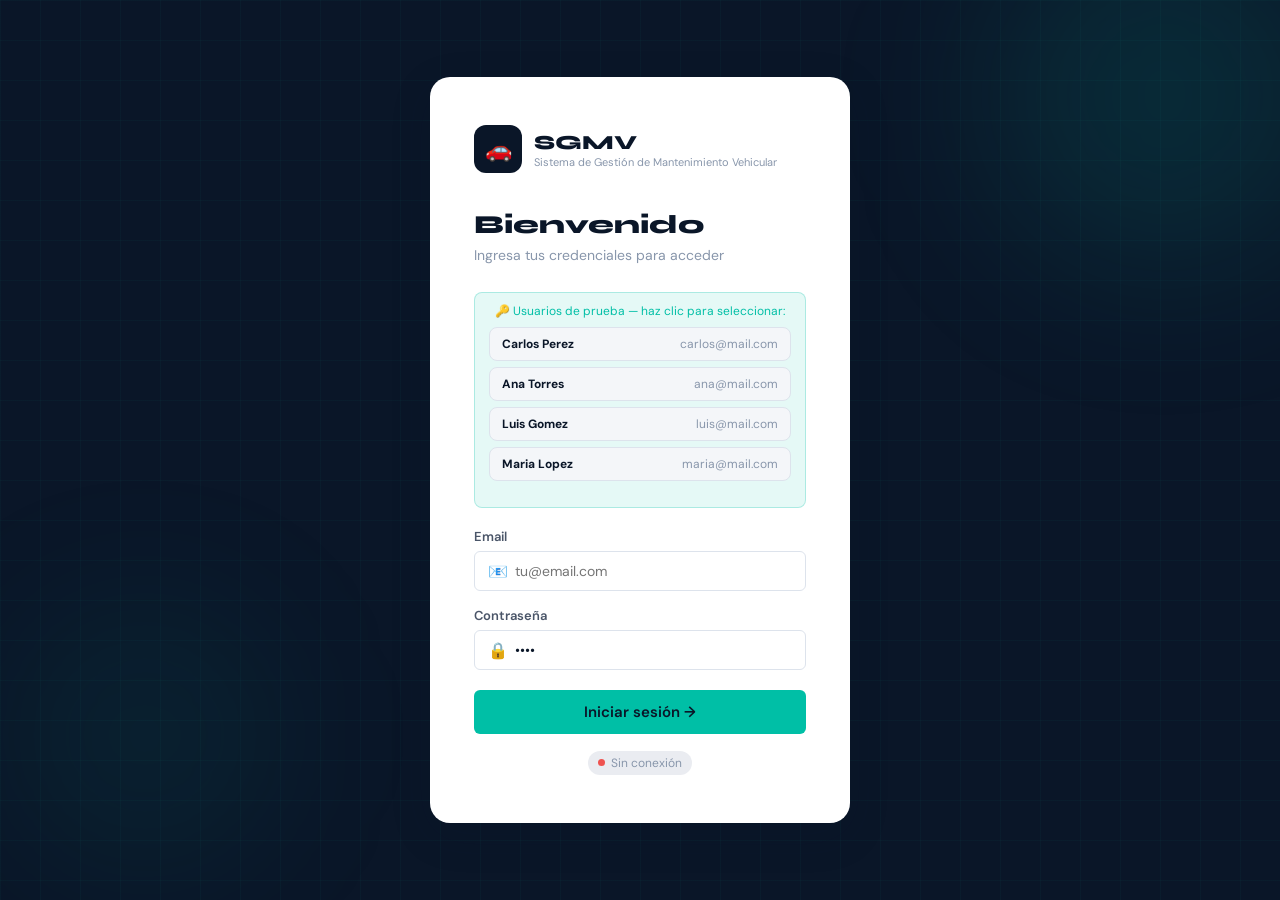
<file: sgmv/frontend/index.html>
<!DOCTYPE html>
<html lang="es">
<head>
  <meta charset="UTF-8">
  <meta name="viewport" content="width=device-width, initial-scale=1.0">
  <title>SGMV — Iniciar Sesión</title>
  <link rel="stylesheet" href="css/styles.css">
  <style>
    body{display:block}
    .login-page{display:flex}
    .orb{position:absolute;border-radius:50%;filter:blur(80px);pointer-events:none}
    .orb-1{width:350px;height:350px;background:rgba(0,191,166,.12);top:-80px;right:-60px}
    .orb-2{width:250px;height:250px;background:rgba(0,191,166,.08);bottom:40px;left:20px}
    .user-list{display:flex;flex-direction:column;gap:6px;margin-bottom:16px}
    .user-chip{background:var(--surface);border:1px solid var(--border);border-radius:8px;padding:8px 12px;font-size:12px;cursor:pointer;transition:.15s;display:flex;justify-content:space-between}
    .user-chip:hover{background:rgba(0,191,166,.08);border-color:var(--teal)}
    .user-chip strong{color:var(--text-1)}
    .user-chip span{color:var(--text-3)}
  </style>
</head>
<body>
<div class="login-page">
  <div class="login-bg-grid"></div>
  <div class="orb orb-1"></div>
  <div class="orb orb-2"></div>

  <div class="login-card">
    <div class="login-logo">
      <div class="login-logo-icon">🚗</div>
      <div>
        <div class="login-logo-text">SGMV</div>
        <div class="login-logo-sub">Sistema de Gestión de Mantenimiento Vehicular</div>
      </div>
    </div>

    <h1 class="login-title">Bienvenido</h1>
    <p class="login-sub">Ingresa tus credenciales para acceder</p>

    <div class="demo-hint">
      🔑 Usuarios de prueba — haz clic para seleccionar:
      <div class="user-list" style="margin-top:8px;" id="user-list">
        <div class="user-chip" onclick="fillUser('carlos@mail.com')"><strong>Carlos Perez</strong><span>carlos@mail.com</span></div>
        <div class="user-chip" onclick="fillUser('ana@mail.com')"><strong>Ana Torres</strong><span>ana@mail.com</span></div>
        <div class="user-chip" onclick="fillUser('luis@mail.com')"><strong>Luis Gomez</strong><span>luis@mail.com</span></div>
        <div class="user-chip" onclick="fillUser('maria@mail.com')"><strong>Maria Lopez</strong><span>maria@mail.com</span></div>
      </div>
    </div>

    <form class="login-form" onsubmit="handleLogin(event)">
      <div class="form-group">
        <label class="form-label">Email</label>
        <div class="input-wrap">
          <span class="input-icon">📧</span>
          <input type="email" class="form-control with-icon" id="email" placeholder="tu@email.com" required>
        </div>
      </div>
      <div class="form-group">
        <label class="form-label">Contraseña</label>
        <div class="input-wrap">
          <span class="input-icon">🔒</span>
          <input type="password" class="form-control with-icon" id="password" placeholder="••••••••" value="1234" required>
        </div>
      </div>
      <div id="error-msg" style="display:none;background:rgba(239,83,80,.1);border-radius:6px;padding:10px 14px;font-size:13px;color:var(--red);"></div>
      <button type="submit" class="btn btn-primary btn-lg w-full" id="btn-login" style="justify-content:center;margin-top:4px;">
        Iniciar sesión →
      </button>
    </form>

    <div style="margin-top:16px;text-align:center;">
      <span class="api-status">
        <span class="api-dot" id="api-status-dot"></span>
        <span id="api-status-label">Verificando BD...</span>
      </span>
    </div>
  </div>
</div>

<script src="js/api.js"></script>
<script>
// Redirect if already logged in
if (Session.get()) window.location.href = 'dashboard.html';

checkApiStatus();

function fillUser(email) {
  document.getElementById('email').value = email;
  document.getElementById('password').value = '1234';
}

async function handleLogin(e) {
  e.preventDefault();
  const btn = document.getElementById('btn-login');
  const err = document.getElementById('error-msg');
  btn.textContent = 'Verificando...';
  btn.disabled = true;
  err.style.display = 'none';
  try {
    const res = await API.login({
      email:    document.getElementById('email').value,
      password: document.getElementById('password').value,
    });
    if (res.ok) {
      Session.set(res.usuario);
      window.location.href = 'dashboard.html';
    }
  } catch (ex) {
    err.style.display = 'block';
    err.textContent = '❌ ' + (ex.message || 'Credenciales incorrectas');
    btn.textContent = 'Iniciar sesión →';
    btn.disabled = false;
  }
}
</script>
</body>
</html>
</file>
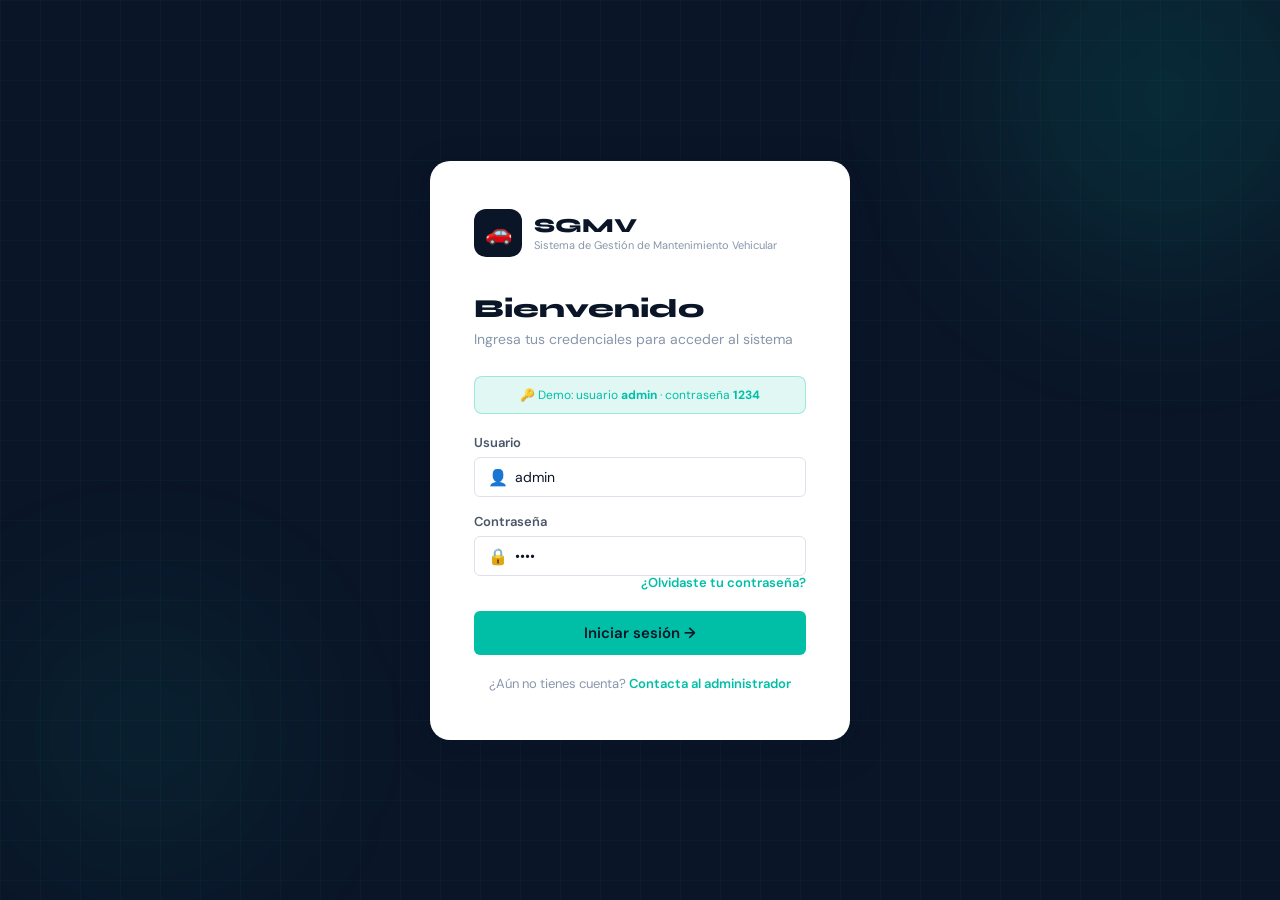
<file: sgmv/login.html>
<!DOCTYPE html>
<html lang="es">
<head>
  <meta charset="UTF-8">
  <meta name="viewport" content="width=device-width, initial-scale=1.0">
  <title>SGMV — Iniciar Sesión</title>
  <link rel="stylesheet" href="css/styles.css">
  <style>
    body { display: block; }
    .login-page { display: flex; }
    .orb { position: absolute; border-radius: 50%; filter: blur(80px); pointer-events: none; }
    .orb-1 { width: 350px; height: 350px; background: rgba(0,191,166,.12); top: -80px; right: -60px; }
    .orb-2 { width: 250px; height: 250px; background: rgba(0,191,166,.08); bottom: 40px; left: 20px; }
    .demo-hint { background: rgba(0,191,166,.12); border: 1px solid rgba(0,191,166,.3); border-radius: 8px; padding: 10px 14px; font-size: 12px; color: var(--teal); margin-bottom: 20px; text-align: center; }
  </style>
</head>
<body>
<div class="login-page">
  <div class="login-bg-grid"></div>
  <div class="orb orb-1"></div>
  <div class="orb orb-2"></div>

  <div class="login-card">
    <div class="login-logo">
      <div class="login-logo-icon">🚗</div>
      <div>
        <div class="login-logo-text">SGMV</div>
        <div class="login-logo-sub">Sistema de Gestión de Mantenimiento Vehicular</div>
      </div>
    </div>

    <h1 class="login-title">Bienvenido</h1>
    <p class="login-sub">Ingresa tus credenciales para acceder al sistema</p>

    <div class="demo-hint">🔑 Demo: usuario <strong>admin</strong> · contraseña <strong>1234</strong></div>

    <form class="login-form" onsubmit="handleLogin(event)">
      <div class="form-group">
        <label class="form-label">Usuario</label>
        <div class="input-wrap">
          <span class="input-icon">👤</span>
          <input type="text" class="form-control with-icon" id="username" placeholder="Tu nombre de usuario" value="admin">
        </div>
      </div>

      <div class="form-group">
        <label class="form-label">Contraseña</label>
        <div class="input-wrap">
          <span class="input-icon">🔒</span>
          <input type="password" class="form-control with-icon" id="password" placeholder="••••••••" value="1234">
        </div>
        <a href="#" class="forgot">¿Olvidaste tu contraseña?</a>
      </div>

      <div id="error-msg" style="display:none;background:rgba(239,83,80,.1);border-radius:6px;padding:10px 14px;font-size:13px;color:var(--red);"></div>

      <button type="submit" class="btn btn-primary btn-lg w-full" style="justify-content:center;margin-top:4px;">
        Iniciar sesión →
      </button>
    </form>

    <div class="login-footer">¿Aún no tienes cuenta? <a href="#" style="color:var(--teal);font-weight:600;">Contacta al administrador</a></div>
  </div>
</div>

<script>
function handleLogin(e) {
  e.preventDefault();
  const u = document.getElementById('username').value;
  const p = document.getElementById('password').value;
  const err = document.getElementById('error-msg');
  if (u === 'admin' && p === '1234') {
    window.location.href = 'pages/dashboard.html';
  } else {
    err.style.display = 'block';
    err.textContent = '❌ Credenciales incorrectas. Usa admin / 1234 para el demo.';
  }
}
</script>
</body>
</html>
</file>
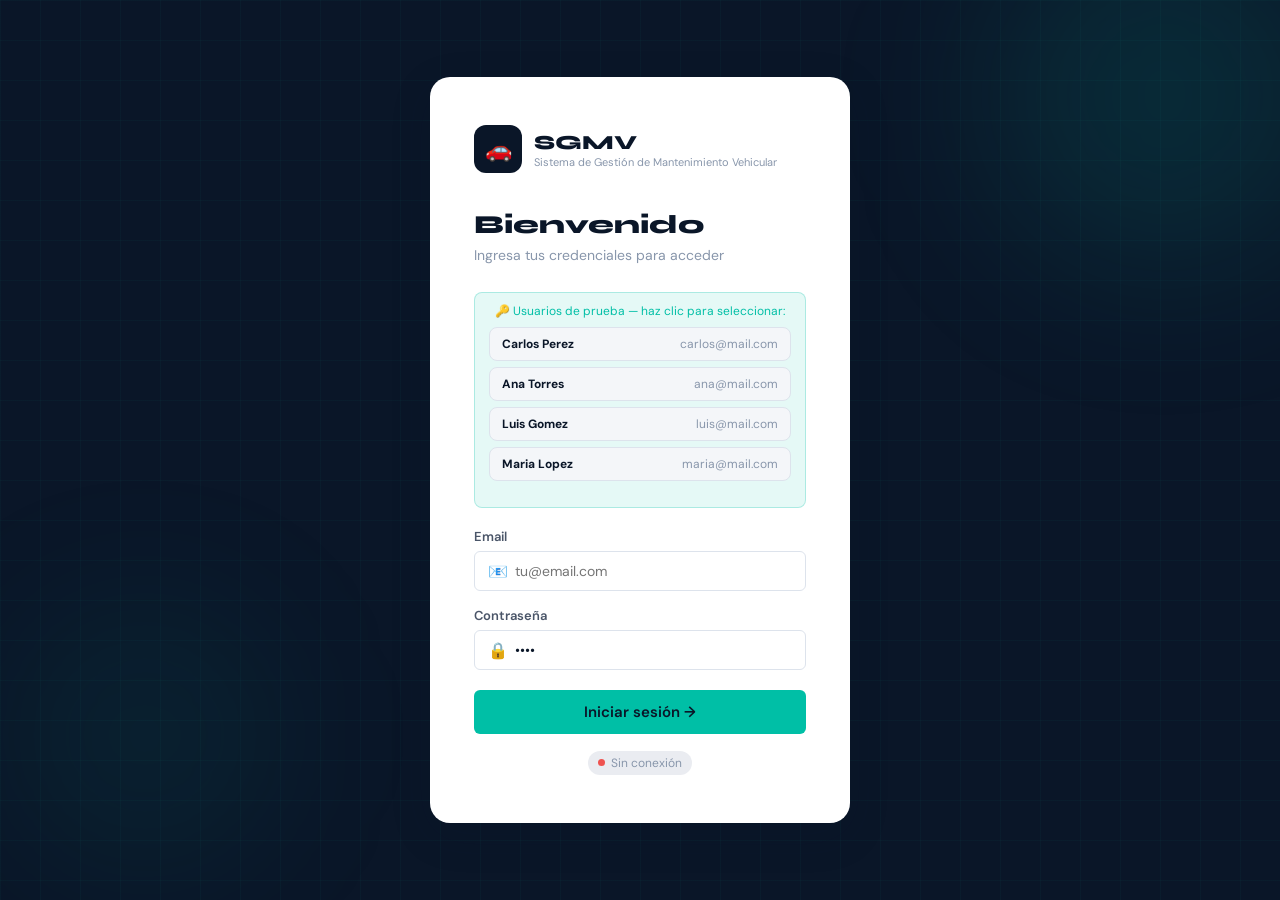
<file: sgmv/frontend/alertas.html>
<!DOCTYPE html>
<html lang="es">
<head>
  <meta charset="UTF-8"><meta name="viewport" content="width=device-width, initial-scale=1.0">
  <title>SGMV — Alertas</title>
  <link rel="stylesheet" href="css/styles.css">
  <style>
    .alert-card{background:var(--white);border:1px solid var(--border);border-radius:var(--radius);padding:18px 20px;display:flex;align-items:flex-start;gap:14px;box-shadow:var(--shadow-sm);transition:.18s}
    .alert-card:hover{transform:translateY(-1px);box-shadow:var(--shadow)}
    .alert-card.rojo{border-left:4px solid var(--red)}
    .alert-card.amarillo{border-left:4px solid var(--amber)}
    .alert-card.verde,.alert-card.atendida{border-left:4px solid var(--green)}
    .filter-tabs{display:flex;gap:6px;margin-bottom:18px;flex-wrap:wrap}
    .tab{padding:7px 16px;border-radius:20px;font-size:13px;font-weight:600;cursor:pointer;border:1.5px solid var(--border);color:var(--text-2);background:var(--white);transition:.15s}
    .tab.active{background:var(--navy);color:var(--white);border-color:var(--navy)}
  </style>
</head>
<body>
<div id="nav-container"></div>
<div class="main">
  <div class="topbar">
    <div><span class="topbar-title">Alertas</span><span class="topbar-subtitle">— Sistema semáforo preventivo</span></div>
    <div class="topbar-actions">
      <span class="api-status"><span class="api-dot" id="api-status-dot"></span><span id="api-status-label">BD</span></span>
      <button class="btn btn-primary" onclick="openModal('modal-add')">+ Nueva alerta</button>
    </div>
  </div>

  <div class="content">
    <div class="stat-grid">
      <div class="stat-card" style="border-left:3px solid var(--red)"><div class="stat-icon red">🔴</div><div><div class="stat-value" id="s-rojo" style="color:var(--red)">—</div><div class="stat-label">Vencidas</div></div></div>
      <div class="stat-card" style="border-left:3px solid var(--amber)"><div class="stat-icon amber">🟡</div><div><div class="stat-value" id="s-amarillo" style="color:var(--amber)">—</div><div class="stat-label">Próximas</div></div></div>
      <div class="stat-card" style="border-left:3px solid var(--green)"><div class="stat-icon teal">🟢</div><div><div class="stat-value" id="s-verde" style="color:var(--green)">—</div><div class="stat-label">Al día</div></div></div>
      <div class="stat-card"><div class="stat-icon navy">✅</div><div><div class="stat-value" id="s-atendida">—</div><div class="stat-label">Atendidas</div></div></div>
    </div>

    <div class="filter-tabs">
      <button class="tab active" onclick="filtrar('todas',this)">Todas</button>
      <button class="tab" onclick="filtrar('pendiente',this)">🔴🟡 Pendientes</button>
      <button class="tab" onclick="filtrar('atendida',this)">✅ Atendidas</button>
    </div>

    <div id="alertas-container" style="display:flex;flex-direction:column;gap:12px">
      <div style="color:var(--text-3);font-size:13px">Cargando alertas...</div>
    </div>
  </div>
</div>

<!-- Modal AGREGAR alerta -->
<div class="modal-overlay" id="modal-add">
  <div class="modal">
    <div class="modal-header">
      <span class="modal-title">🔔 Nueva Alerta</span>
      <span class="modal-close" onclick="closeModal('modal-add')">✕</span>
    </div>
    <form id="form-add" onsubmit="submitAdd(event)">
      <div style="display:flex;flex-direction:column;gap:14px">
        <div class="form-group"><label class="form-label">Vehículo *</label><select class="form-control" id="a-vehiculo" required><option value="">— Selecciona —</option></select></div>
        <div class="form-group"><label class="form-label">Mensaje *</label><input class="form-control" id="a-mensaje" placeholder="Ej: Cambio de aceite próximo" required></div>
        <div class="form-group"><label class="form-label">Fecha límite *</label><input type="date" class="form-control" id="a-fecha" required></div>
        <div class="form-group"><label class="form-label">Estado</label>
          <select class="form-control" id="a-estado">
            <option value="pendiente">Pendiente</option>
            <option value="atendida">Atendida</option>
          </select>
        </div>
      </div>
      <div class="modal-footer">
        <button type="button" class="btn btn-ghost" onclick="closeModal('modal-add')">Cancelar</button>
        <button type="submit" class="btn btn-primary">Guardar en BD</button>
      </div>
    </form>
  </div>
</div>

<!-- Modal EDITAR alerta -->
<div class="modal-overlay" id="modal-edit">
  <div class="modal">
    <div class="modal-header">
      <span class="modal-title">✏️ Editar Alerta</span>
      <span class="modal-close" onclick="closeModal('modal-edit')">✕</span>
    </div>
    <form id="form-edit" onsubmit="submitEdit(event)">
      <input type="hidden" id="e-id">
      <div style="display:flex;flex-direction:column;gap:14px">
        <div class="form-group"><label class="form-label">Mensaje</label><input class="form-control" id="e-mensaje"></div>
        <div class="form-group"><label class="form-label">Fecha</label><input type="date" class="form-control" id="e-fecha"></div>
        <div class="form-group"><label class="form-label">Estado</label>
          <select class="form-control" id="e-estado">
            <option value="pendiente">Pendiente</option>
            <option value="atendida">Atendida</option>
          </select>
        </div>
      </div>
      <div class="modal-footer">
        <button type="button" class="btn btn-ghost" onclick="closeModal('modal-edit')">Cancelar</button>
        <button type="submit" class="btn btn-primary">Actualizar en BD</button>
      </div>
    </form>
  </div>
</div>

<script src="js/api.js"></script>
<script>
const user = Session.require(); if (!user) throw '';
NAV.render('alertas'); checkApiStatus();

let allAlertas = [];

async function load() {
  try {
    const [alertas, vehiculos] = await Promise.all([API.getAlertas(), API.getVehiculos()]);
    allAlertas = alertas.map(a => ({
      ...a,
      _semaforo: a.estado === 'atendida' ? 'atendida' : alertStatus(a.fecha)
    }));

    // Stats
    document.getElementById('s-rojo').textContent    = allAlertas.filter(a=>a._semaforo==='red').length;
    document.getElementById('s-amarillo').textContent= allAlertas.filter(a=>a._semaforo==='amber').length;
    document.getElementById('s-verde').textContent   = allAlertas.filter(a=>a._semaforo==='green').length;
    document.getElementById('s-atendida').textContent= allAlertas.filter(a=>a._semaforo==='atendida').length;

    // Populate vehiculo select
    const vOpts = vehiculos.map(v=>`<option value="${v.id_vehiculo}">${v.marca} ${v.modelo} (${v.placa})</option>`).join('');
    document.getElementById('a-vehiculo').innerHTML = '<option value="">— Selecciona —</option>' + vOpts;

    renderAlertas(allAlertas);
  } catch(e) { toast('Error: '+e.message,'error'); }
}

const semIcons = {red:'🚨', amber:'⚠️', green:'✅', atendida:'✅'};
const semLabels = {red:'Vencida', amber:'Próxima (≤15d)', green:'Al día', atendida:'Atendida'};
const semBadge  = {red:'red', amber:'amber', green:'green', atendida:'green'};
const cardClass = {red:'rojo', amber:'amarillo', green:'verde', atendida:'atendida'};

function renderAlertas(list) {
  document.getElementById('alertas-container').innerHTML = list.length
    ? list.map(a => `
      <div class="alert-card ${cardClass[a._semaforo]}">
        <span style="font-size:26px;flex-shrink:0">${semIcons[a._semaforo]}</span>
        <div style="flex:1">
          <div style="display:flex;align-items:center;gap:10px;margin-bottom:6px">
            <span style="font-weight:700;font-size:15px">${a.mensaje}</span>
            <span class="badge ${semBadge[a._semaforo]}">${semLabels[a._semaforo]}</span>
          </div>
          <div style="font-size:12px;color:var(--text-2);display:flex;flex-wrap:wrap;gap:12px">
            <span>🚗 ${a.marca} ${a.modelo} (${a.placa})</span>
            <span>📅 ${fmt.date(a.fecha)}</span>
            <span style="text-transform:capitalize">📌 ${a.estado}</span>
          </div>
        </div>
        <div style="display:flex;gap:6px;flex-shrink:0">
          ${a.estado==='pendiente' ? `<button class="btn btn-primary btn-sm" onclick="marcarAtendida(${a.id_alerta})">✓ Atender</button>` : ''}
          <button class="btn btn-ghost btn-sm" onclick='openEdit(${JSON.stringify(a)})'>✏️</button>
          <button class="btn btn-danger btn-sm" onclick="deleteAlerta(${a.id_alerta})">🗑</button>
        </div>
      </div>`).join('')
    : `<div class="empty-state"><div class="empty-icon">🔔</div><div class="empty-title">Sin alertas</div></div>`;
}

function filtrar(f, btn) {
  document.querySelectorAll('.tab').forEach(t=>t.classList.remove('active'));
  btn.classList.add('active');
  if (f === 'todas') renderAlertas(allAlertas);
  else if (f === 'pendiente') renderAlertas(allAlertas.filter(a=>a.estado==='pendiente'));
  else renderAlertas(allAlertas.filter(a=>a.estado==='atendida'));
}

async function submitAdd(e) {
  e.preventDefault();
  try {
    await API.createAlerta({
      id_vehiculo: parseInt(document.getElementById('a-vehiculo').value),
      mensaje:     document.getElementById('a-mensaje').value,
      fecha:       document.getElementById('a-fecha').value,
      estado:      document.getElementById('a-estado').value,
    });
    toast('Alerta creada en la BD ✓');
    closeModal('modal-add');
    document.getElementById('form-add').reset();
    load();
  } catch(ex) { toast(ex.message,'error'); }
}

function openEdit(a) {
  document.getElementById('e-id').value = a.id_alerta;
  document.getElementById('e-mensaje').value = a.mensaje;
  document.getElementById('e-fecha').value = a.fecha;
  document.getElementById('e-estado').value = a.estado;
  openModal('modal-edit');
}

async function submitEdit(e) {
  e.preventDefault();
  const id = document.getElementById('e-id').value;
  try {
    await API.updateAlerta(id, {
      mensaje: document.getElementById('e-mensaje').value,
      fecha:   document.getElementById('e-fecha').value,
      estado:  document.getElementById('e-estado').value,
    });
    toast('Alerta actualizada en la BD ✓');
    closeModal('modal-edit');
    load();
  } catch(ex) { toast(ex.message,'error'); }
}

async function marcarAtendida(id) {
  const a = allAlertas.find(x=>x.id_alerta===id);
  try {
    await API.updateAlerta(id, { estado:'atendida', mensaje:a.mensaje, fecha:a.fecha });
    toast('Alerta marcada como atendida en la BD ✓');
    load();
  } catch(ex) { toast(ex.message,'error'); }
}

async function deleteAlerta(id) {
  if (!confirm('¿Eliminar esta alerta de la BD?')) return;
  try {
    await API.deleteAlerta(id);
    toast('Alerta eliminada de la BD ✓');
    load();
  } catch(ex) { toast(ex.message,'error'); }
}

load();
</script>
</body>
</html>
</file>
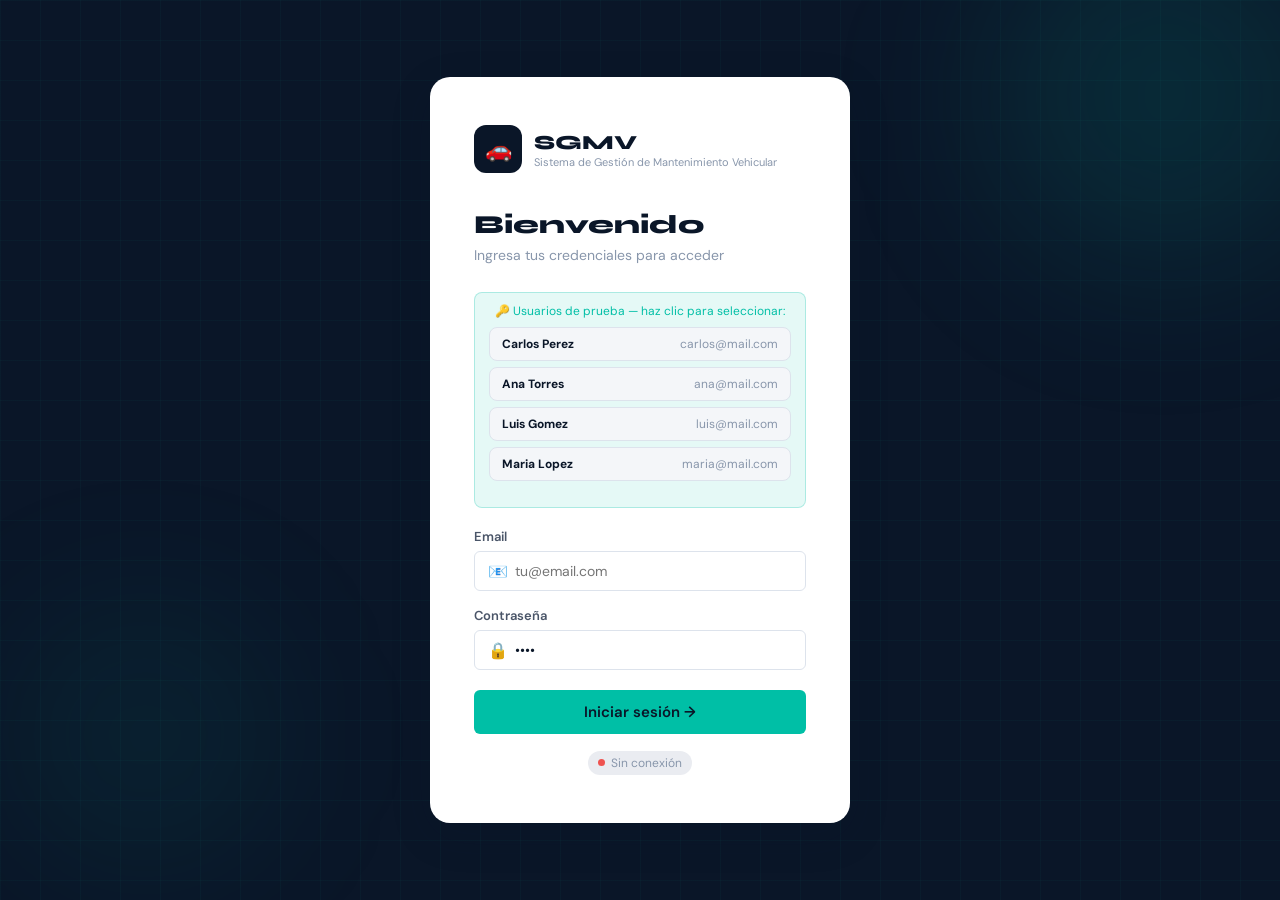
<file: sgmv/frontend/dashboard.html>
<!DOCTYPE html>
<html lang="es">
<head>
  <meta charset="UTF-8"><meta name="viewport" content="width=device-width, initial-scale=1.0">
  <title>SGMV — Dashboard</title>
  <link rel="stylesheet" href="css/styles.css">
</head>
<body>
<div id="nav-container"></div>
<div class="main">
  <div class="topbar">
    <div>
      <span class="topbar-title">Dashboard</span>
      <span class="topbar-subtitle" id="topbar-sub">— Cargando...</span>
    </div>
    <div class="topbar-actions">
      <span class="api-status"><span class="api-dot" id="api-status-dot"></span><span id="api-status-label">BD</span></span>
      <button class="btn btn-primary btn-sm" onclick="location.href='mantenimientos.html'">+ Nuevo mantenimiento</button>
    </div>
  </div>

  <div class="content">
    <!-- Stats -->
    <div class="stat-grid" id="stats-grid">
      <div class="stat-card"><div class="stat-icon teal">🚗</div><div><div class="stat-value" id="s-vehiculos">…</div><div class="stat-label">Vehículos</div></div></div>
      <div class="stat-card"><div class="stat-icon navy">🔧</div><div><div class="stat-value" id="s-mant">…</div><div class="stat-label">Mantenimientos</div></div></div>
      <div class="stat-card"><div class="stat-icon amber">🔔</div><div><div class="stat-value" id="s-alertas">…</div><div class="stat-label">Alertas pendientes</div></div></div>
      <div class="stat-card"><div class="stat-icon red">💰</div><div><div class="stat-value" id="s-gasto" style="font-size:18px">…</div><div class="stat-label">Gasto total</div></div></div>
    </div>

    <div class="grid-2">
      <!-- Alertas activas -->
      <div class="card">
        <div class="card-header">
          <span class="card-title">🔔 Alertas Pendientes</span>
          <a href="alertas.html" class="btn btn-ghost btn-sm">Ver todas →</a>
        </div>
        <div class="card-body" id="alertas-list" style="display:flex;flex-direction:column;gap:0;">
          <div style="color:var(--text-3);font-size:13px;padding:10px 0;">Cargando...</div>
        </div>
      </div>

      <!-- Estado flota -->
      <div class="card">
        <div class="card-header">
          <span class="card-title">🚗 Mi Flota</span>
          <a href="vehiculos.html" class="btn btn-ghost btn-sm">Ver todos →</a>
        </div>
        <div class="card-body" id="flota-list" style="display:flex;flex-direction:column;gap:0;">
          <div style="color:var(--text-3);font-size:13px;padding:10px 0;">Cargando...</div>
        </div>
      </div>
    </div>

    <div style="height:20px"></div>

    <!-- Últimos mantenimientos -->
    <div class="card">
      <div class="card-header">
        <span class="card-title">🔧 Últimos Mantenimientos</span>
        <a href="historial.html" class="btn btn-ghost btn-sm">Ver historial →</a>
      </div>
      <div class="card-body" style="padding:0">
        <div class="table-wrap">
          <table>
            <thead><tr><th>Vehículo</th><th>Tipo</th><th>Fecha</th><th>Kilometraje</th><th>Costo</th></tr></thead>
            <tbody id="mant-table"><tr><td colspan="5" style="text-align:center;color:var(--text-3);padding:24px">Cargando...</td></tr></tbody>
          </table>
        </div>
      </div>
    </div>
  </div>
</div>

<script src="js/api.js"></script>
<script>
const user = Session.require();
if (!user) throw '';
NAV.render('dashboard');
checkApiStatus();
document.getElementById('topbar-sub').textContent = `— Bienvenido, ${user.nombre.split(' ')[0]}`;

async function loadDashboard() {
  try {
    const d = await API.getDashboard();

    document.getElementById('s-vehiculos').textContent = d.total_vehiculos;
    document.getElementById('s-mant').textContent = d.total_mantenimientos;
    document.getElementById('s-alertas').textContent = d.alertas_pendientes;
    document.getElementById('s-gasto').textContent = fmt.money(d.gasto_total);

    // Alertas
    document.getElementById('alertas-list').innerHTML = d.alertas_activas.length
      ? d.alertas_activas.map(a => {
          const st = alertStatus(a.fecha);
          const icons = {red:'🚨',amber:'⚠️',green:'✅'};
          return `<div class="alert-bar ${st}">
            <span class="alert-icon">${icons[st]}</span>
            <div class="alert-text">
              <div class="alert-title">${a.mensaje}</div>
              <div class="alert-sub">${a.marca} ${a.modelo} (${a.placa}) · ${fmt.date(a.fecha)}</div>
            </div>
            <button onclick="marcarLeida(${a.id_alerta},this)" class="btn btn-ghost btn-sm">✓ Listo</button>
          </div>`;
        }).join('')
      : `<div class="alert-bar green"><span class="alert-icon">✅</span>
         <div class="alert-text"><div class="alert-title">Todo al día</div></div></div>`;

    // Flota
    const vehiculos = await API.getVehiculos(user.id_usuario);
    document.getElementById('flota-list').innerHTML = vehiculos.length
      ? vehiculos.map(v => {
          // Determine status from alertas
          const alerta = d.alertas_activas.find(a => a.id_vehiculo === v.id_vehiculo);
          const st = alerta ? alertStatus(alerta.fecha) : 'green';
          const labels = {red:'Vencido',amber:'Próximo',green:'Al día'};
          return `<div style="display:flex;align-items:center;gap:14px;padding:12px 0;border-bottom:1px solid var(--surface-2)">
            ${semaphoreHTML(st)}
            <div style="flex:1">
              <div style="font-weight:700;font-size:14px">${v.marca} ${v.modelo}</div>
              <div style="font-size:12px;color:var(--text-3)">${v.placa} · ${v.anio}</div>
            </div>
            <span class="badge ${st}">${labels[st]}</span>
          </div>`;
        }).join('')
      : `<div style="color:var(--text-3);font-size:13px;padding:10px 0">Sin vehículos registrados</div>`;

    // Últimos mantenimientos
    document.getElementById('mant-table').innerHTML = d.ultimos_mantenimientos.length
      ? d.ultimos_mantenimientos.map(m => `
        <tr>
          <td><strong>${m.marca} ${m.modelo}</strong> <span style="color:var(--text-3);font-size:12px">${m.placa}</span></td>
          <td>${m.tipo}</td>
          <td>${fmt.date(m.fecha)}</td>
          <td style="color:var(--text-2)">${m.kilometraje ? fmt.km(m.kilometraje) : '—'}</td>
          <td style="font-weight:600">${fmt.money(m.costo)}</td>
        </tr>`).join('')
      : `<tr><td colspan="5" style="text-align:center;color:var(--text-3);padding:24px">Sin mantenimientos</td></tr>`;

  } catch(e) {
    toast('Error cargando datos: ' + e.message, 'error');
  }
}

async function marcarLeida(id, btn) {
  try {
    await API.updateAlerta(id, { estado: 'atendida', mensaje: btn.closest('.alert-bar').querySelector('.alert-title').textContent, fecha: '' });
    toast('Alerta marcada como atendida');
    loadDashboard();
  } catch(e) { toast(e.message,'error'); }
}

loadDashboard();
</script>
</body>
</html>
</file>
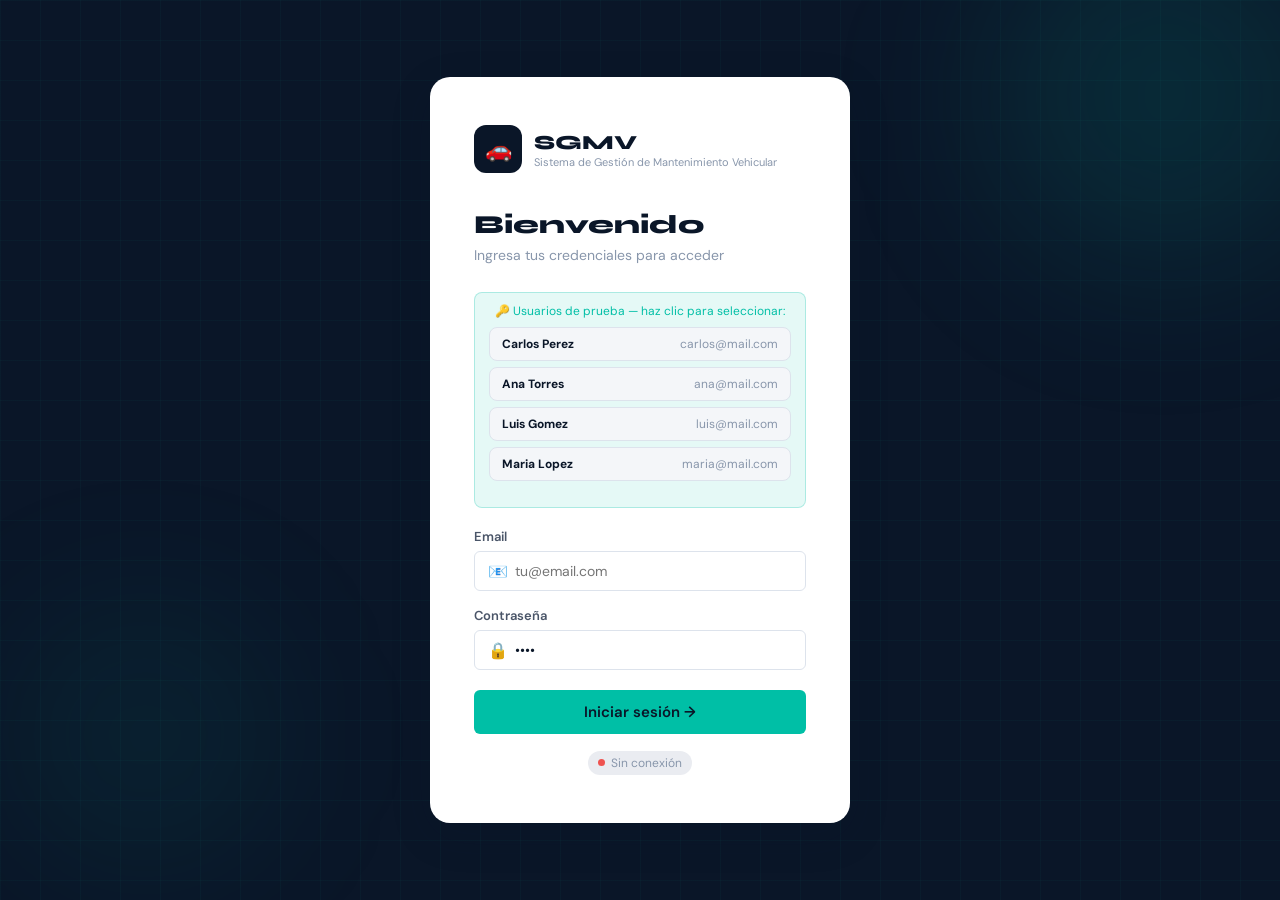
<file: sgmv/frontend/historial.html>
<!DOCTYPE html>
<html lang="es">
<head>
  <meta charset="UTF-8"><meta name="viewport" content="width=device-width, initial-scale=1.0">
  <title>SGMV — Historial</title>
  <link rel="stylesheet" href="css/styles.css">
</head>
<body>
<div id="nav-container"></div>
<div class="main">
  <div class="topbar">
    <div><span class="topbar-title">Historial</span><span class="topbar-subtitle">— Registro completo de mantenimientos</span></div>
    <div class="topbar-actions">
      <span class="api-status"><span class="api-dot" id="api-status-dot"></span><span id="api-status-label">BD</span></span>
      <button class="btn btn-primary btn-sm" onclick="location.href='mantenimientos.html'">+ Nuevo</button>
    </div>
  </div>

  <div class="content">
    <!-- Resumen -->
    <div style="display:flex;gap:16px;flex-wrap:wrap;margin-bottom:20px">
      <div style="background:var(--white);border:1px solid var(--border);border-radius:var(--radius-sm);padding:14px 20px">
        <div style="font-family:var(--font-display);font-size:24px;font-weight:800;color:var(--navy)" id="r-total">—</div>
        <div style="font-size:11px;color:var(--text-3);text-transform:uppercase;letter-spacing:.05em;margin-top:2px">Total servicios</div>
      </div>
      <div style="background:var(--white);border:1px solid var(--border);border-radius:var(--radius-sm);padding:14px 20px">
        <div style="font-family:var(--font-display);font-size:24px;font-weight:800;color:var(--navy)" id="r-gasto">—</div>
        <div style="font-size:11px;color:var(--text-3);text-transform:uppercase;letter-spacing:.05em;margin-top:2px">Gasto total</div>
      </div>
    </div>

    <!-- Filtros -->
    <div style="background:var(--white);border:1px solid var(--border);border-radius:var(--radius);padding:16px 20px;margin-bottom:20px;display:flex;flex-wrap:wrap;gap:12px;align-items:flex-end">
      <div class="form-group" style="flex:1;min-width:160px">
        <label class="form-label">Vehículo</label>
        <select class="form-control" id="f-vehiculo" onchange="applyFilters()">
          <option value="">Todos</option>
        </select>
      </div>
      <div class="form-group" style="flex:1;min-width:160px">
        <label class="form-label">Tipo de servicio</label>
        <select class="form-control" id="f-tipo" onchange="applyFilters()">
          <option value="">Todos</option>
        </select>
      </div>
      <div class="form-group" style="min-width:130px">
        <label class="form-label">Desde</label>
        <input type="date" class="form-control" id="f-from" onchange="applyFilters()">
      </div>
      <div class="form-group" style="min-width:130px">
        <label class="form-label">Hasta</label>
        <input type="date" class="form-control" id="f-to" onchange="applyFilters()">
      </div>
      <button class="btn btn-ghost btn-sm" onclick="clearFilters()">✕ Limpiar</button>
    </div>

    <!-- Tabla -->
    <div class="card">
      <div class="card-header">
        <span class="card-title">📋 Registros de mantenimiento</span>
        <span id="count-label" style="font-size:13px;color:var(--text-3)">— registros</span>
      </div>
      <div class="card-body" style="padding:0">
        <div class="table-wrap">
          <table>
            <thead>
              <tr>
                <th>#</th><th>Vehículo</th><th>Tipo de servicio</th>
                <th>Fecha</th><th>Kilometraje</th><th>Costo</th><th>Descripción</th><th></th>
              </tr>
            </thead>
            <tbody id="hist-body">
              <tr><td colspan="8" style="text-align:center;padding:32px;color:var(--text-3)">Cargando...</td></tr>
            </tbody>
          </table>
        </div>
      </div>
    </div>
  </div>
</div>

<script src="js/api.js"></script>
<script>
const user = Session.require(); if (!user) throw '';
NAV.render('historial'); checkApiStatus();

// Set default date range
const today = new Date().toISOString().split('T')[0];
const yearStart = new Date().getFullYear() + '-01-01';
document.getElementById('f-from').value = '2026-01-01';
document.getElementById('f-to').value = today;

let allData = [];

async function load() {
  try {
    const [mants, vehiculos, tipos] = await Promise.all([
      API.getMantenimientos(), API.getVehiculos(), API.getTipos()
    ]);
    allData = mants;

    // Resumen
    const total = mants.reduce((s,m) => s + (parseFloat(m.costo)||0), 0);
    document.getElementById('r-total').textContent = mants.length;
    document.getElementById('r-gasto').textContent = fmt.money(total);

    // Populate filter selects
    const vOpts = vehiculos.map(v=>`<option value="${v.id_vehiculo}">${v.marca} ${v.modelo} (${v.placa})</option>`).join('');
    const tOpts = tipos.map(t=>`<option value="${t.id_tipo}">${t.nombre}</option>`).join('');
    document.getElementById('f-vehiculo').innerHTML = '<option value="">Todos</option>' + vOpts;
    document.getElementById('f-tipo').innerHTML     = '<option value="">Todos</option>' + tOpts;

    renderTable(allData);
  } catch(e) { toast('Error: '+e.message,'error'); }
}

function renderTable(data) {
  document.getElementById('count-label').textContent = `${data.length} registro(s)`;
  document.getElementById('hist-body').innerHTML = data.length
    ? data.map((r,i) => `
      <tr>
        <td style="color:var(--text-3);font-size:12px">${i+1}</td>
        <td><strong>${r.marca} ${r.modelo}</strong> <span style="color:var(--text-3);font-size:11px">${r.placa}</span></td>
        <td>${r.tipo_nombre}</td>
        <td>${fmt.date(r.fecha)}</td>
        <td style="color:var(--text-2)">${fmt.km(r.kilometraje)}</td>
        <td style="font-weight:700;color:var(--navy)">${fmt.money(r.costo)}</td>
        <td style="font-size:12px;color:var(--text-3)">${r.descripcion||'—'}</td>
        <td>
          <button class="btn btn-danger btn-sm" onclick="deleteMant(${r.id_mantenimiento})">🗑</button>
        </td>
      </tr>`).join('')
    : `<tr><td colspan="8" style="text-align:center;padding:32px;color:var(--text-3)">Sin resultados para los filtros aplicados</td></tr>`;
}

function applyFilters() {
  const vid  = document.getElementById('f-vehiculo').value;
  const tid  = document.getElementById('f-tipo').value;
  const from = document.getElementById('f-from').value;
  const to   = document.getElementById('f-to').value;
  const filtered = allData.filter(r =>
    (!vid  || r.id_vehiculo == vid) &&
    (!tid  || r.id_tipo     == tid) &&
    (!from || r.fecha >= from) &&
    (!to   || r.fecha <= to)
  );
  renderTable(filtered);
  const total = filtered.reduce((s,m) => s+(parseFloat(m.costo)||0), 0);
  document.getElementById('r-gasto').textContent = fmt.money(total);
}

function clearFilters() {
  document.getElementById('f-vehiculo').value = '';
  document.getElementById('f-tipo').value = '';
  document.getElementById('f-from').value = '2026-01-01';
  document.getElementById('f-to').value = today;
  renderTable(allData);
}

async function deleteMant(id) {
  if (!confirm('¿Eliminar este registro de la BD?')) return;
  try {
    await API.deleteMant(id);
    toast('Registro eliminado de la BD ✓');
    load();
  } catch(ex) { toast(ex.message,'error'); }
}

load();
</script>
</body>
</html>
</file>
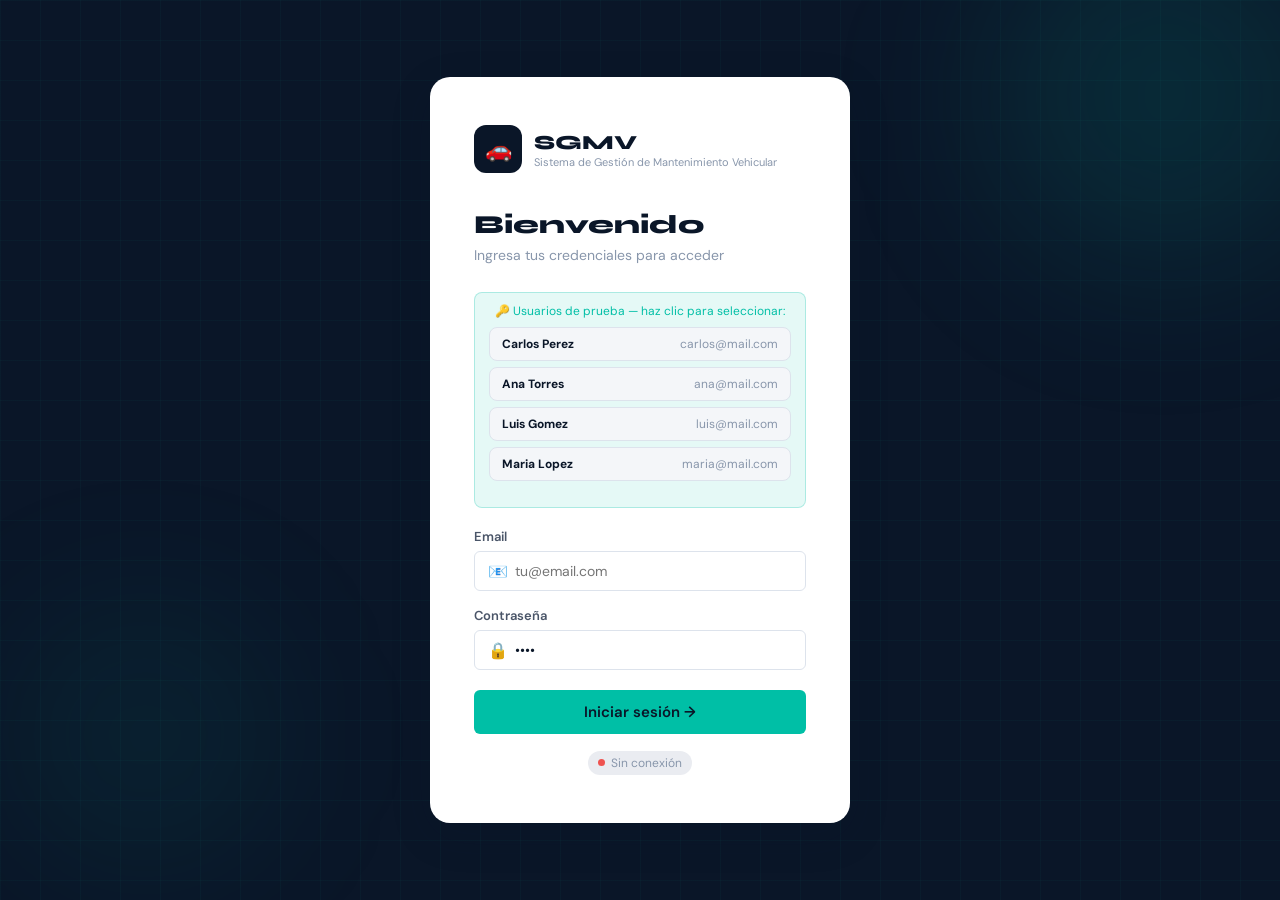
<file: sgmv/frontend/mantenimientos.html>
<!DOCTYPE html>
<html lang="es">
<head>
  <meta charset="UTF-8"><meta name="viewport" content="width=device-width, initial-scale=1.0">
  <title>SGMV — Mantenimientos</title>
  <link rel="stylesheet" href="css/styles.css">
</head>
<body>
<div id="nav-container"></div>
<div class="main">
  <div class="topbar">
    <div><span class="topbar-title">Mantenimientos</span><span class="topbar-subtitle">— Registrar y gestionar</span></div>
    <div class="topbar-actions">
      <span class="api-status"><span class="api-dot" id="api-status-dot"></span><span id="api-status-label">BD</span></span>
      <button class="btn btn-primary" onclick="openModal('modal-add')">+ Registrar servicio</button>
    </div>
  </div>

  <div class="content">
    <div class="grid-2" style="align-items:start">

      <!-- Formulario rápido -->
      <div class="card">
        <div class="card-header"><span class="card-title">🔧 Nuevo Mantenimiento</span></div>
        <div class="card-body">
          <form id="form-quick" onsubmit="submitQuick(event)">
            <div style="display:flex;flex-direction:column;gap:14px">
              <div class="form-group">
                <label class="form-label">Vehículo *</label>
                <select class="form-control" id="q-vehiculo" required>
                  <option value="">— Selecciona —</option>
                </select>
              </div>
              <div class="form-group">
                <label class="form-label">Tipo de servicio *</label>
                <select class="form-control" id="q-tipo" required>
                  <option value="">— Selecciona —</option>
                </select>
              </div>
              <div class="form-grid">
                <div class="form-group"><label class="form-label">Fecha *</label><input type="date" class="form-control" id="q-fecha" required></div>
                <div class="form-group"><label class="form-label">Kilometraje</label><input type="number" class="form-control" id="q-km" placeholder="50000"></div>
                <div class="form-group"><label class="form-label">Costo (COP)</label><input type="number" class="form-control" id="q-costo" placeholder="120000"></div>
              </div>
              <div class="form-group">
                <label class="form-label">Descripción</label>
                <textarea class="form-control" id="q-desc" rows="2" placeholder="Detalles del servicio..."></textarea>
              </div>
              <button type="submit" class="btn btn-primary btn-lg" style="width:100%;justify-content:center" id="btn-quick">
                💾 Guardar en BD
              </button>
            </div>
          </form>
        </div>
      </div>

      <!-- Lista reciente -->
      <div>
        <div class="section-title">📋 Registros recientes</div>
        <div id="recent-list" style="display:flex;flex-direction:column;gap:10px">
          <div style="color:var(--text-3);font-size:13px">Cargando...</div>
        </div>
      </div>
    </div>
  </div>
</div>

<!-- Modal EDITAR mantenimiento -->
<div class="modal-overlay" id="modal-edit">
  <div class="modal">
    <div class="modal-header">
      <span class="modal-title">✏️ Editar mantenimiento</span>
      <span class="modal-close" onclick="closeModal('modal-edit')">✕</span>
    </div>
    <form id="form-edit" onsubmit="submitEdit(event)">
      <input type="hidden" id="e-id">
      <div style="display:flex;flex-direction:column;gap:14px">
        <div class="form-group"><label class="form-label">Vehículo</label><select class="form-control" id="e-vehiculo"></select></div>
        <div class="form-group"><label class="form-label">Tipo de servicio</label><select class="form-control" id="e-tipo"></select></div>
        <div class="form-grid">
          <div class="form-group"><label class="form-label">Fecha</label><input type="date" class="form-control" id="e-fecha"></div>
          <div class="form-group"><label class="form-label">Kilometraje</label><input type="number" class="form-control" id="e-km"></div>
          <div class="form-group"><label class="form-label">Costo</label><input type="number" class="form-control" id="e-costo"></div>
        </div>
        <div class="form-group"><label class="form-label">Descripción</label><textarea class="form-control" id="e-desc" rows="2"></textarea></div>
      </div>
      <div class="modal-footer">
        <button type="button" class="btn btn-ghost" onclick="closeModal('modal-edit')">Cancelar</button>
        <button type="submit" class="btn btn-primary">Actualizar en BD</button>
      </div>
    </form>
  </div>
</div>

<script src="js/api.js"></script>
<script>
const user = Session.require(); if (!user) throw '';
NAV.render('mantenimientos'); checkApiStatus();
document.getElementById('q-fecha').value = new Date().toISOString().split('T')[0];

let allMants = [], allVehiculos = [], allTipos = [];

async function load() {
  try {
    [allMants, allVehiculos, allTipos] = await Promise.all([
      API.getMantenimientos(), API.getVehiculos(), API.getTipos()
    ]);

    // Populate selects
    const vOpts = allVehiculos.map(v => `<option value="${v.id_vehiculo}">${v.marca} ${v.modelo} (${v.placa})</option>`).join('');
    const tOpts = allTipos.map(t => `<option value="${t.id_tipo}">${t.nombre}</option>`).join('');
    ['q-vehiculo','e-vehiculo'].forEach(id => { document.getElementById(id).innerHTML = '<option value="">— Selecciona —</option>' + vOpts; });
    ['q-tipo','e-tipo'].forEach(id => { document.getElementById(id).innerHTML = '<option value="">— Selecciona —</option>' + tOpts; });

    renderRecent(allMants.slice(0,8));
  } catch(e) { toast('Error: '+e.message,'error'); }
}

function renderRecent(list) {
  document.getElementById('recent-list').innerHTML = list.length
    ? list.map(m => `
      <div class="card" style="padding:0">
        <div style="padding:14px 18px">
          <div style="display:flex;align-items:center;justify-content:space-between;margin-bottom:6px">
            <div style="font-weight:700;font-size:14px">🔧 ${m.tipo_nombre}</div>
            <div style="display:flex;gap:6px">
              <button class="btn btn-ghost btn-sm" onclick='openEdit(${JSON.stringify(m)})'>✏️</button>
              <button class="btn btn-danger btn-sm" onclick="deleteMant(${m.id_mantenimiento})">🗑</button>
            </div>
          </div>
          <div style="font-size:12px;color:var(--text-2);display:flex;flex-wrap:wrap;gap:10px">
            <span>🚗 ${m.marca} ${m.modelo} (${m.placa})</span>
            <span>📅 ${fmt.date(m.fecha)}</span>
            <span>📍 ${fmt.km(m.kilometraje)}</span>
            <span>💰 ${fmt.money(m.costo)}</span>
          </div>
          ${m.descripcion ? `<div style="font-size:12px;color:var(--text-3);margin-top:4px">📝 ${m.descripcion}</div>` : ''}
        </div>
      </div>`).join('')
    : `<div class="empty-state"><div class="empty-icon">🔧</div><div class="empty-title">Sin mantenimientos</div></div>`;
}

async function submitQuick(e) {
  e.preventDefault();
  const btn = document.getElementById('btn-quick');
  btn.textContent = 'Guardando en BD...'; btn.disabled = true;
  try {
    await API.createMant({
      id_vehiculo: parseInt(document.getElementById('q-vehiculo').value),
      id_tipo:     parseInt(document.getElementById('q-tipo').value),
      fecha:       document.getElementById('q-fecha').value,
      kilometraje: parseInt(document.getElementById('q-km').value)||null,
      costo:       parseFloat(document.getElementById('q-costo').value)||null,
      descripcion: document.getElementById('q-desc').value,
    });
    toast('Mantenimiento guardado en la BD ✓');
    document.getElementById('form-quick').reset();
    document.getElementById('q-fecha').value = new Date().toISOString().split('T')[0];
    load();
  } catch(ex) { toast(ex.message,'error'); }
  btn.textContent = '💾 Guardar en BD'; btn.disabled = false;
}

function openEdit(m) {
  document.getElementById('e-id').value = m.id_mantenimiento;
  document.getElementById('e-vehiculo').value = m.id_vehiculo;
  document.getElementById('e-tipo').value = m.id_tipo;
  document.getElementById('e-fecha').value = m.fecha;
  document.getElementById('e-km').value = m.kilometraje;
  document.getElementById('e-costo').value = m.costo;
  document.getElementById('e-desc').value = m.descripcion || '';
  openModal('modal-edit');
}

async function submitEdit(e) {
  e.preventDefault();
  const id = document.getElementById('e-id').value;
  try {
    await API.updateMant(id, {
      id_vehiculo: parseInt(document.getElementById('e-vehiculo').value),
      id_tipo:     parseInt(document.getElementById('e-tipo').value),
      fecha:       document.getElementById('e-fecha').value,
      kilometraje: parseInt(document.getElementById('e-km').value)||null,
      costo:       parseFloat(document.getElementById('e-costo').value)||null,
      descripcion: document.getElementById('e-desc').value,
    });
    toast('Mantenimiento actualizado en la BD ✓');
    closeModal('modal-edit');
    load();
  } catch(ex) { toast(ex.message,'error'); }
}

async function deleteMant(id) {
  if (!confirm('¿Eliminar este mantenimiento de la BD?')) return;
  try {
    await API.deleteMant(id);
    toast('Mantenimiento eliminado ✓');
    load();
  } catch(ex) { toast(ex.message,'error'); }
}

load();
</script>
</body>
</html>
</file>
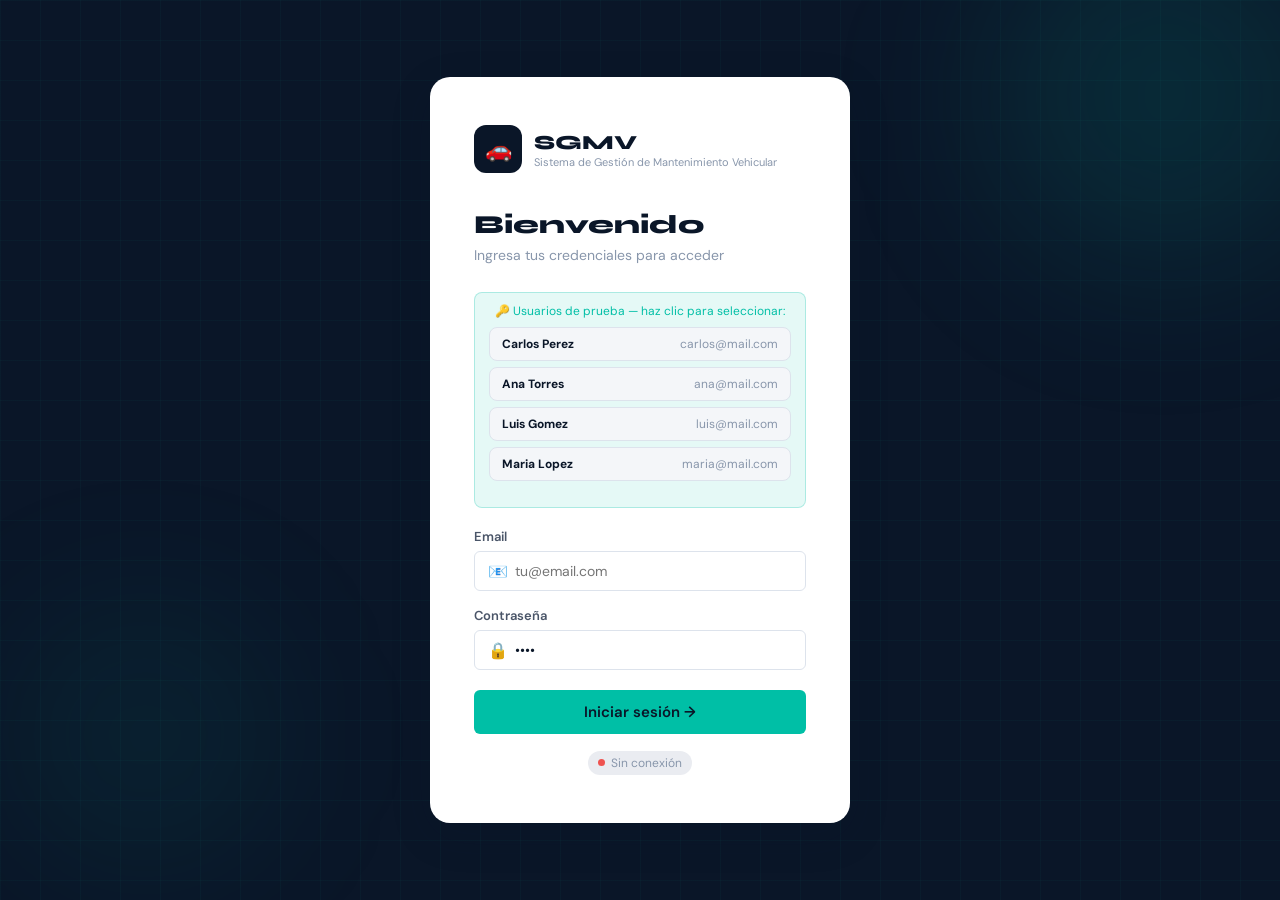
<file: sgmv/frontend/vehiculos.html>
<!DOCTYPE html>
<html lang="es">
<head>
  <meta charset="UTF-8"><meta name="viewport" content="width=device-width, initial-scale=1.0">
  <title>SGMV — Mis Vehículos</title>
  <link rel="stylesheet" href="css/styles.css">
</head>
<body>
<div id="nav-container"></div>
<div class="main">
  <div class="topbar">
    <div>
      <span class="topbar-title">Mis Vehículos</span>
      <span class="topbar-subtitle">— Gestión de flota</span>
    </div>
    <div class="topbar-actions">
      <span class="api-status"><span class="api-dot" id="api-status-dot"></span><span id="api-status-label">BD</span></span>
      <button class="btn btn-primary" onclick="openModal('modal-add')">+ Agregar vehículo</button>
    </div>
  </div>

  <div class="content">
    <div class="page-header" style="margin-bottom:8px">
      <div><div class="page-title">Flota vehicular</div><div class="page-subtitle" id="subtitle">Cargando...</div></div>
      <input type="text" class="form-control" placeholder="🔍  Buscar..." style="width:220px" oninput="filterCards(this.value)">
    </div>
    <div style="height:20px"></div>
    <div class="vehicle-grid" id="vehicle-grid">
      <div style="color:var(--text-3);padding:40px">Cargando vehículos...</div>
    </div>
  </div>
</div>

<!-- Modal AGREGAR -->
<div class="modal-overlay" id="modal-add">
  <div class="modal">
    <div class="modal-header">
      <span class="modal-title">🚗 Agregar vehículo</span>
      <span class="modal-close" onclick="closeModal('modal-add')">✕</span>
    </div>
    <form id="form-add" onsubmit="submitAdd(event)">
      <div class="form-grid" style="gap:16px;margin-bottom:16px">
        <div class="form-group"><label class="form-label">Placa *</label><input class="form-control" id="a-placa" placeholder="ABC123" required></div>
        <div class="form-group"><label class="form-label">Marca *</label><input class="form-control" id="a-marca" placeholder="Toyota" required></div>
        <div class="form-group"><label class="form-label">Modelo *</label><input class="form-control" id="a-modelo" placeholder="Corolla" required></div>
        <div class="form-group"><label class="form-label">Año *</label><input class="form-control" id="a-anio" type="number" placeholder="2022" min="1990" max="2026" required></div>
        <div class="form-group" style="grid-column:1/-1"><label class="form-label">Propietario *</label>
          <select class="form-control" id="a-usuario" required><option value="">— Selecciona —</option></select></div>
      </div>
      <div class="modal-footer">
        <button type="button" class="btn btn-ghost" onclick="closeModal('modal-add')">Cancelar</button>
        <button type="submit" class="btn btn-primary" id="btn-add">Guardar vehículo</button>
      </div>
    </form>
  </div>
</div>

<!-- Modal EDITAR -->
<div class="modal-overlay" id="modal-edit">
  <div class="modal">
    <div class="modal-header">
      <span class="modal-title">✏️ Editar vehículo</span>
      <span class="modal-close" onclick="closeModal('modal-edit')">✕</span>
    </div>
    <form id="form-edit" onsubmit="submitEdit(event)">
      <input type="hidden" id="e-id">
      <div class="form-grid" style="gap:16px;margin-bottom:16px">
        <div class="form-group"><label class="form-label">Placa *</label><input class="form-control" id="e-placa" required></div>
        <div class="form-group"><label class="form-label">Marca *</label><input class="form-control" id="e-marca" required></div>
        <div class="form-group"><label class="form-label">Modelo *</label><input class="form-control" id="e-modelo" required></div>
        <div class="form-group"><label class="form-label">Año *</label><input class="form-control" id="e-anio" type="number" required></div>
        <div class="form-group" style="grid-column:1/-1"><label class="form-label">Propietario</label>
          <select class="form-control" id="e-usuario"></select></div>
      </div>
      <div class="modal-footer">
        <button type="button" class="btn btn-ghost" onclick="closeModal('modal-edit')">Cancelar</button>
        <button type="submit" class="btn btn-primary">Actualizar</button>
      </div>
    </form>
  </div>
</div>

<script src="js/api.js"></script>
<script>
const user = Session.require(); if (!user) throw '';
NAV.render('vehiculos'); checkApiStatus();

let allVehiculos = [], allUsuarios = [];

async function load() {
  try {
    [allVehiculos, allUsuarios] = await Promise.all([API.getVehiculos(), API.getUsuarios()]);
    document.getElementById('subtitle').textContent = `${allVehiculos.length} vehículo(s) registrado(s)`;
    renderCards(allVehiculos);
    // Populate selects
    const opts = allUsuarios.map(u => `<option value="${u.id_usuario}">${u.nombre}</option>`).join('');
    document.getElementById('a-usuario').innerHTML = '<option value="">— Selecciona —</option>' + opts;
    document.getElementById('e-usuario').innerHTML = opts;
  } catch(e) { toast('Error: '+e.message,'error'); }
}

const brandIcons = { toyota:'🚗', chevrolet:'🚙', mazda:'🚗', renault:'🚐', kia:'🚗', honda:'🚗', ford:'🛻', nissan:'🚗' };
const getIcon = marca => brandIcons[marca.toLowerCase()] || '🚗';

function renderCards(list) {
  const grid = document.getElementById('vehicle-grid');
  if (!list.length) {
    grid.innerHTML = `<div class="empty-state" style="grid-column:1/-1"><div class="empty-icon">🚗</div><div class="empty-title">Sin vehículos</div><div class="empty-sub">Agrega tu primer vehículo</div></div>`;
    return;
  }
  grid.innerHTML = list.map(v => `
    <div class="vehicle-card">
      <div class="vehicle-card-header">
        <div class="vehicle-icon">${getIcon(v.marca)}</div>
        <div style="flex:1">
          <div class="vehicle-name">${v.marca} ${v.modelo}</div>
          <div class="vehicle-plate">${v.placa} · ${v.anio}</div>
        </div>
        <div class="semaphore-wrap" style="flex-shrink:0">
          <div class="semaphore-light s-red"></div>
          <div class="semaphore-light s-amber active"></div>
          <div class="semaphore-light s-green"></div>
        </div>
      </div>
      <div class="vehicle-card-body">
        <div class="vehicle-meta">
          <div class="vehicle-meta-row"><span class="vehicle-meta-key">Placa</span><span class="vehicle-meta-val">${v.placa}</span></div>
          <div class="vehicle-meta-row"><span class="vehicle-meta-key">Año</span><span class="vehicle-meta-val">${v.anio}</span></div>
          <div class="vehicle-meta-row"><span class="vehicle-meta-key">Propietario</span><span class="vehicle-meta-val">${v.propietario || '—'}</span></div>
        </div>
      </div>
      <div class="vehicle-card-footer">
        <button class="btn btn-secondary btn-sm" style="flex:1" onclick="location.href='historial.html?vehiculo=${v.id_vehiculo}'">📋 Historial</button>
        <button class="btn btn-ghost btn-sm" onclick="editVehiculo(${v.id_vehiculo})">✏️</button>
        <button class="btn btn-danger btn-sm" onclick="deleteVehiculo(${v.id_vehiculo},'${v.marca} ${v.modelo}')">🗑</button>
      </div>
    </div>`).join('');
}

function filterCards(q) {
  const f = q.toLowerCase();
  renderCards(allVehiculos.filter(v => `${v.marca} ${v.modelo} ${v.placa} ${v.propietario}`.toLowerCase().includes(f)));
}

async function submitAdd(e) {
  e.preventDefault();
  const btn = document.getElementById('btn-add');
  btn.textContent = 'Guardando...'; btn.disabled = true;
  try {
    await API.createVehiculo({
      placa: document.getElementById('a-placa').value.toUpperCase(),
      marca: document.getElementById('a-marca').value,
      modelo: document.getElementById('a-modelo').value,
      anio: parseInt(document.getElementById('a-anio').value),
      id_usuario: parseInt(document.getElementById('a-usuario').value),
    });
    toast('Vehículo registrado en la BD ✓');
    closeModal('modal-add');
    document.getElementById('form-add').reset();
    load();
  } catch(ex) { toast(ex.message,'error'); }
  btn.textContent = 'Guardar vehículo'; btn.disabled = false;
}

function editVehiculo(id) {
  const v = allVehiculos.find(x => x.id_vehiculo === id);
  if (!v) return;
  document.getElementById('e-id').value = id;
  document.getElementById('e-placa').value = v.placa;
  document.getElementById('e-marca').value = v.marca;
  document.getElementById('e-modelo').value = v.modelo;
  document.getElementById('e-anio').value = v.anio;
  document.getElementById('e-usuario').value = v.id_usuario;
  openModal('modal-edit');
}

async function submitEdit(e) {
  e.preventDefault();
  const id = document.getElementById('e-id').value;
  try {
    await API.updateVehiculo(id, {
      placa: document.getElementById('e-placa').value.toUpperCase(),
      marca: document.getElementById('e-marca').value,
      modelo: document.getElementById('e-modelo').value,
      anio: parseInt(document.getElementById('e-anio').value),
      id_usuario: parseInt(document.getElementById('e-usuario').value),
    });
    toast('Vehículo actualizado en la BD ✓');
    closeModal('modal-edit');
    load();
  } catch(ex) { toast(ex.message,'error'); }
}

async function deleteVehiculo(id, nombre) {
  if (!confirm(`¿Eliminar "${nombre}" y todos sus mantenimientos de la BD?`)) return;
  try {
    await API.deleteVehiculo(id);
    toast('Vehículo eliminado de la BD ✓');
    load();
  } catch(ex) { toast(ex.message,'error'); }
}

load();
</script>
</body>
</html>
</file>
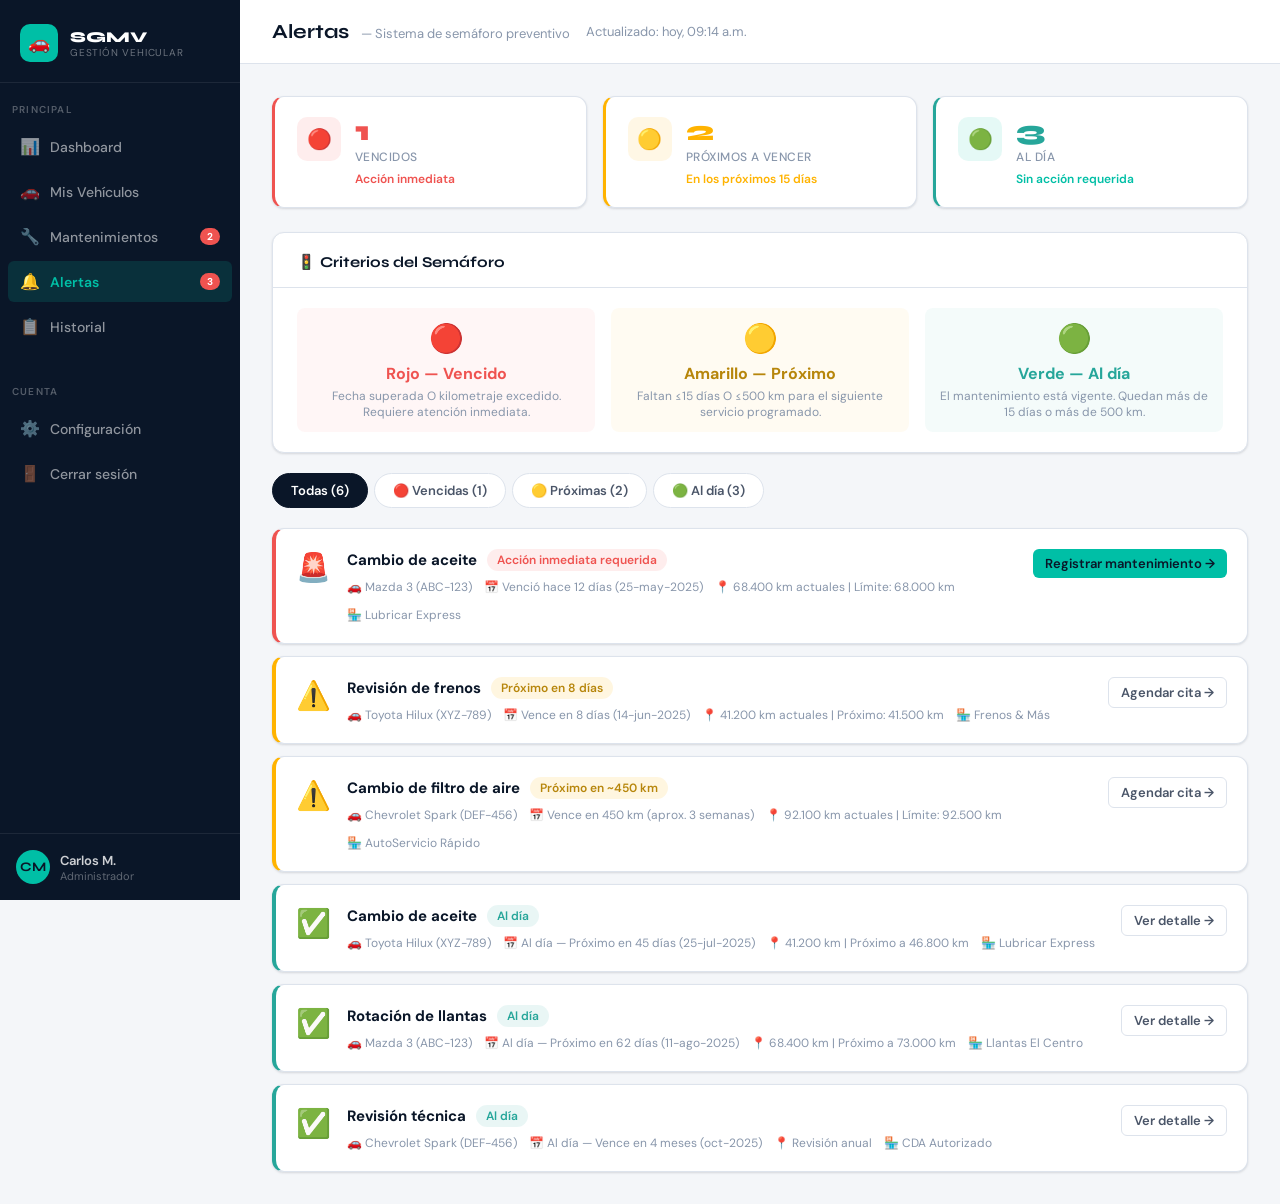
<file: sgmv/pages/alertas.html>
<!DOCTYPE html>
<html lang="es">
<head>
  <meta charset="UTF-8">
  <meta name="viewport" content="width=device-width, initial-scale=1.0">
  <title>SGMV — Alertas</title>
  <link rel="stylesheet" href="../css/styles.css">
  <style>
    .alert-card {
      background: var(--white);
      border: 1px solid var(--border);
      border-radius: var(--radius);
      padding: 20px;
      display: flex;
      align-items: flex-start;
      gap: 16px;
      box-shadow: var(--shadow-sm);
      transition: transform .18s;
    }
    .alert-card:hover { transform: translateY(-2px); box-shadow: var(--shadow); }
    .alert-card.red   { border-left: 4px solid var(--red); }
    .alert-card.amber { border-left: 4px solid var(--amber); }
    .alert-card.green { border-left: 4px solid var(--green); }
    .alert-meta { display:flex; gap:12px; flex-wrap:wrap; margin-top:8px; }
    .alert-meta span { font-size:12px; color:var(--text-3); }
    .filter-tabs { display:flex; gap:6px; margin-bottom:20px; }
    .tab { padding:8px 18px; border-radius:20px; font-size:13px; font-weight:600; cursor:pointer; border:1.5px solid var(--border); color:var(--text-2); background:var(--white); transition:.15s; }
    .tab.active { background:var(--navy); color:var(--white); border-color:var(--navy); }
    .tab:hover:not(.active) { background:var(--surface); }
  </style>
</head>
<body>
<div id="nav-container"></div>

<div class="main">
  <div class="topbar">
    <div>
      <span class="topbar-title">Alertas</span>
      <span class="topbar-subtitle">— Sistema de semáforo preventivo</span>
    </div>
    <div class="topbar-actions">
      <span style="font-size:13px;color:var(--text-3);">Actualizado: hoy, 09:14 a.m.</span>
    </div>
  </div>

  <div class="content">

    <!-- Resumen semáforo -->
    <div class="stat-grid" style="margin-bottom:24px;">
      <div class="stat-card" style="border-left:3px solid var(--red);">
        <div class="stat-icon red">🔴</div>
        <div>
          <div class="stat-value" style="color:var(--red);">1</div>
          <div class="stat-label">Vencidos</div>
          <div class="stat-delta" style="color:var(--red);">Acción inmediata</div>
        </div>
      </div>
      <div class="stat-card" style="border-left:3px solid var(--amber);">
        <div class="stat-icon amber">🟡</div>
        <div>
          <div class="stat-value" style="color:var(--amber);">2</div>
          <div class="stat-label">Próximos a vencer</div>
          <div class="stat-delta" style="color:var(--amber);">En los próximos 15 días</div>
        </div>
      </div>
      <div class="stat-card" style="border-left:3px solid var(--green);">
        <div class="stat-icon teal">🟢</div>
        <div>
          <div class="stat-value" style="color:var(--green);">3</div>
          <div class="stat-label">Al día</div>
          <div class="stat-delta">Sin acción requerida</div>
        </div>
      </div>
    </div>

    <!-- Leyenda semáforo -->
    <div class="card mb-24" style="margin-bottom:20px;">
      <div class="card-header"><span class="card-title">🚦 Criterios del Semáforo</span></div>
      <div class="card-body" style="display:grid;grid-template-columns:1fr 1fr 1fr;gap:16px;">
        <div style="text-align:center;padding:12px;background:rgba(239,83,80,.05);border-radius:8px;">
          <div style="font-size:28px;margin-bottom:6px;">🔴</div>
          <div style="font-weight:700;color:var(--red);margin-bottom:4px;">Rojo — Vencido</div>
          <div style="font-size:12px;color:var(--text-3);">Fecha superada O kilometraje excedido. Requiere atención inmediata.</div>
        </div>
        <div style="text-align:center;padding:12px;background:rgba(255,179,0,.05);border-radius:8px;">
          <div style="font-size:28px;margin-bottom:6px;">🟡</div>
          <div style="font-weight:700;color:#B7860B;margin-bottom:4px;">Amarillo — Próximo</div>
          <div style="font-size:12px;color:var(--text-3);">Faltan ≤15 días O ≤500 km para el siguiente servicio programado.</div>
        </div>
        <div style="text-align:center;padding:12px;background:rgba(38,166,154,.05);border-radius:8px;">
          <div style="font-size:28px;margin-bottom:6px;">🟢</div>
          <div style="font-weight:700;color:var(--green);margin-bottom:4px;">Verde — Al día</div>
          <div style="font-size:12px;color:var(--text-3);">El mantenimiento está vigente. Quedan más de 15 días o más de 500 km.</div>
        </div>
      </div>
    </div>

    <!-- Filtros -->
    <div class="filter-tabs">
      <button class="tab active" onclick="filterAlerts('all',this)">Todas (6)</button>
      <button class="tab" onclick="filterAlerts('red',this)">🔴 Vencidas (1)</button>
      <button class="tab" onclick="filterAlerts('amber',this)">🟡 Próximas (2)</button>
      <button class="tab" onclick="filterAlerts('green',this)">🟢 Al día (3)</button>
    </div>

    <!-- Lista de alertas -->
    <div style="display:flex;flex-direction:column;gap:12px;" id="alerts-container"></div>
  </div>
</div>

<script src="../js/nav.js"></script>
<script>
document.getElementById('nav-container').innerHTML = SGMV.renderSidebar('alertas');

const alerts = [
  {
    status:'red', icon:'🚨', vehicle:'Mazda 3 (ABC-123)', service:'Cambio de aceite',
    detail:'Venció hace 12 días (25-may-2025)', km:'68.400 km actuales | Límite: 68.000 km',
    taller:'Lubricar Express', action:'Registrar mantenimiento', urgency:'Acción inmediata requerida'
  },
  {
    status:'amber', icon:'⚠️', vehicle:'Toyota Hilux (XYZ-789)', service:'Revisión de frenos',
    detail:'Vence en 8 días (14-jun-2025)', km:'41.200 km actuales | Próximo: 41.500 km',
    taller:'Frenos & Más', action:'Agendar cita', urgency:'Próximo en 8 días'
  },
  {
    status:'amber', icon:'⚠️', vehicle:'Chevrolet Spark (DEF-456)', service:'Cambio de filtro de aire',
    detail:'Vence en 450 km (aprox. 3 semanas)', km:'92.100 km actuales | Límite: 92.500 km',
    taller:'AutoServicio Rápido', action:'Agendar cita', urgency:'Próximo en ~450 km'
  },
  {
    status:'green', icon:'✅', vehicle:'Toyota Hilux (XYZ-789)', service:'Cambio de aceite',
    detail:'Al día — Próximo en 45 días (25-jul-2025)', km:'41.200 km | Próximo a 46.800 km',
    taller:'Lubricar Express', action:'Ver detalle', urgency:'Al día'
  },
  {
    status:'green', icon:'✅', vehicle:'Mazda 3 (ABC-123)', service:'Rotación de llantas',
    detail:'Al día — Próximo en 62 días (11-ago-2025)', km:'68.400 km | Próximo a 73.000 km',
    taller:'Llantas El Centro', action:'Ver detalle', urgency:'Al día'
  },
  {
    status:'green', icon:'✅', vehicle:'Chevrolet Spark (DEF-456)', service:'Revisión técnica',
    detail:'Al día — Vence en 4 meses (oct-2025)', km:'Revisión anual', taller:'CDA Autorizado',
    action:'Ver detalle', urgency:'Al día'
  },
];

const badgeColors = { red:'red', amber:'amber', green:'green' };

function renderAlerts(data) {
  document.getElementById('alerts-container').innerHTML = data.map(a => `
    <div class="alert-card ${a.status}">
      <span style="font-size:28px;flex-shrink:0;">${a.icon}</span>
      <div style="flex:1;">
        <div style="display:flex;align-items:center;gap:10px;margin-bottom:6px;">
          <span style="font-weight:700;font-size:15px;">${a.service}</span>
          <span class="badge ${badgeColors[a.status]}">${a.urgency}</span>
        </div>
        <div class="alert-meta">
          <span>🚗 ${a.vehicle}</span>
          <span>📅 ${a.detail}</span>
          <span>📍 ${a.km}</span>
          <span>🏪 ${a.taller}</span>
        </div>
      </div>
      <button class="btn ${a.status==='red'?'btn-primary':'btn-ghost'} btn-sm" style="flex-shrink:0;">${a.action} →</button>
    </div>
  `).join('');
}

renderAlerts(alerts);

function filterAlerts(status, btn) {
  document.querySelectorAll('.tab').forEach(t => t.classList.remove('active'));
  btn.classList.add('active');
  renderAlerts(status === 'all' ? alerts : alerts.filter(a => a.status === status));
}
</script>
</body>
</html>
</file>
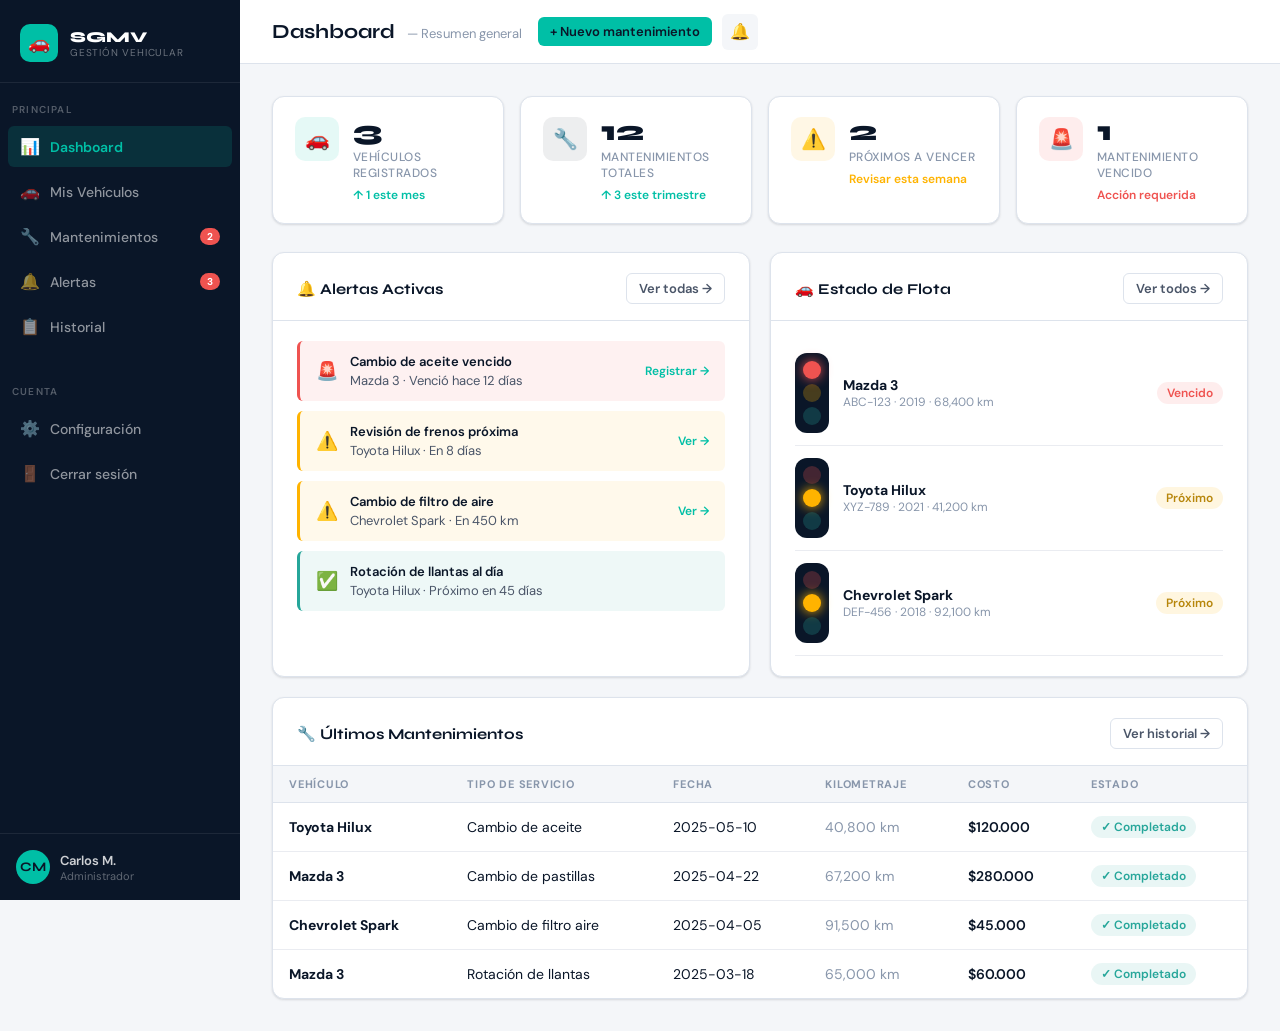
<file: sgmv/pages/dashboard.html>
<!DOCTYPE html>
<html lang="es">
<head>
  <meta charset="UTF-8">
  <meta name="viewport" content="width=device-width, initial-scale=1.0">
  <title>SGMV — Dashboard</title>
  <link rel="stylesheet" href="../css/styles.css">
</head>
<body>
<div id="nav-container"></div>

<div class="main">
  <div class="topbar">
    <div>
      <span class="topbar-title">Dashboard</span>
      <span class="topbar-subtitle">— Resumen general</span>
    </div>
    <div class="topbar-actions">
      <button class="btn btn-primary btn-sm" onclick="location.href='mantenimientos.html'">+ Nuevo mantenimiento</button>
      <button class="btn-icon">🔔</button>
    </div>
  </div>

  <div class="content">
    <!-- Stat Cards -->
    <div class="stat-grid">
      <div class="stat-card">
        <div class="stat-icon teal">🚗</div>
        <div>
          <div class="stat-value">3</div>
          <div class="stat-label">Vehículos registrados</div>
          <div class="stat-delta">↑ 1 este mes</div>
        </div>
      </div>
      <div class="stat-card">
        <div class="stat-icon navy">🔧</div>
        <div>
          <div class="stat-value">12</div>
          <div class="stat-label">Mantenimientos totales</div>
          <div class="stat-delta">↑ 3 este trimestre</div>
        </div>
      </div>
      <div class="stat-card">
        <div class="stat-icon amber">⚠️</div>
        <div>
          <div class="stat-value">2</div>
          <div class="stat-label">Próximos a vencer</div>
          <div class="stat-delta" style="color:var(--amber)">Revisar esta semana</div>
        </div>
      </div>
      <div class="stat-card">
        <div class="stat-icon red">🚨</div>
        <div>
          <div class="stat-value">1</div>
          <div class="stat-label">Mantenimiento vencido</div>
          <div class="stat-delta" style="color:var(--red)">Acción requerida</div>
        </div>
      </div>
    </div>

    <!-- Main grid -->
    <div class="grid-2">
      <!-- Alertas activas -->
      <div class="card">
        <div class="card-header">
          <span class="card-title">🔔 Alertas Activas</span>
          <a href="alertas.html" class="btn btn-ghost btn-sm">Ver todas →</a>
        </div>
        <div class="card-body" style="display:flex;flex-direction:column;gap:0;">
          <div class="alert-bar red">
            <span class="alert-icon">🚨</span>
            <div class="alert-text">
              <div class="alert-title">Cambio de aceite vencido</div>
              <div class="alert-sub">Mazda 3 · Venció hace 12 días</div>
            </div>
            <span class="alert-action">Registrar →</span>
          </div>
          <div class="alert-bar amber">
            <span class="alert-icon">⚠️</span>
            <div class="alert-text">
              <div class="alert-title">Revisión de frenos próxima</div>
              <div class="alert-sub">Toyota Hilux · En 8 días</div>
            </div>
            <span class="alert-action">Ver →</span>
          </div>
          <div class="alert-bar amber">
            <span class="alert-icon">⚠️</span>
            <div class="alert-text">
              <div class="alert-title">Cambio de filtro de aire</div>
              <div class="alert-sub">Chevrolet Spark · En 450 km</div>
            </div>
            <span class="alert-action">Ver →</span>
          </div>
          <div class="alert-bar green">
            <span class="alert-icon">✅</span>
            <div class="alert-text">
              <div class="alert-title">Rotación de llantas al día</div>
              <div class="alert-sub">Toyota Hilux · Próximo en 45 días</div>
            </div>
          </div>
        </div>
      </div>

      <!-- Estado de vehículos -->
      <div class="card">
        <div class="card-header">
          <span class="card-title">🚗 Estado de Flota</span>
          <a href="vehiculos.html" class="btn btn-ghost btn-sm">Ver todos →</a>
        </div>
        <div class="card-body" style="display:flex;flex-direction:column;gap:16px;">
          <div id="fleet-list"></div>
        </div>
      </div>
    </div>

    <div style="height:20px;"></div>

    <!-- Últimos mantenimientos -->
    <div class="card">
      <div class="card-header">
        <span class="card-title">🔧 Últimos Mantenimientos</span>
        <a href="historial.html" class="btn btn-ghost btn-sm">Ver historial →</a>
      </div>
      <div class="card-body" style="padding:0;">
        <div class="table-wrap">
          <table>
            <thead>
              <tr>
                <th>Vehículo</th>
                <th>Tipo de servicio</th>
                <th>Fecha</th>
                <th>Kilometraje</th>
                <th>Costo</th>
                <th>Estado</th>
              </tr>
            </thead>
            <tbody id="recent-table"></tbody>
          </table>
        </div>
      </div>
    </div>
  </div>
</div>

<script src="../js/nav.js"></script>
<script>
document.getElementById('nav-container').innerHTML = SGMV.renderSidebar('dashboard');

const vehicles = [
  { name: 'Mazda 3', plate: 'ABC-123', year: 2019, km: 68400, status: 'red',   statusLabel: 'Vencido',  services: 5 },
  { name: 'Toyota Hilux', plate: 'XYZ-789', year: 2021, km: 41200, status: 'amber', statusLabel: 'Próximo',  services: 4 },
  { name: 'Chevrolet Spark', plate: 'DEF-456', year: 2018, km: 92100, status: 'amber', statusLabel: 'Próximo', services: 3 },
];

const recent = [
  { car: 'Toyota Hilux', service: 'Cambio de aceite',       date: '2025-05-10', km: '40,800 km', cost: '$120.000', status: 'green' },
  { car: 'Mazda 3',      service: 'Cambio de pastillas',    date: '2025-04-22', km: '67,200 km', cost: '$280.000', status: 'green' },
  { car: 'Chevrolet Spark', service: 'Cambio de filtro aire', date: '2025-04-05', km: '91,500 km', cost: '$45.000', status: 'green' },
  { car: 'Mazda 3',      service: 'Rotación de llantas',    date: '2025-03-18', km: '65,000 km', cost: '$60.000',  status: 'green' },
];

const dotColors = { red:'🔴', amber:'🟡', green:'🟢' };
const dotClass  = { red:'red', amber:'amber', green:'green' };

document.getElementById('fleet-list').innerHTML = vehicles.map(v => `
  <div style="display:flex;align-items:center;gap:14px;padding:12px 0;border-bottom:1px solid var(--surface-2);">
    <div class="semaphore-wrap">
      <div class="semaphore-light s-red   ${v.status==='red'   ?'active':''}"></div>
      <div class="semaphore-light s-amber ${v.status==='amber' ?'active':''}"></div>
      <div class="semaphore-light s-green ${v.status==='green' ?'active':''}"></div>
    </div>
    <div style="flex:1;">
      <div style="font-weight:700;font-size:14px;">${v.name}</div>
      <div style="font-size:12px;color:var(--text-3);">${v.plate} · ${v.year} · ${v.km.toLocaleString()} km</div>
    </div>
    <span class="badge ${dotClass[v.status]}">${v.statusLabel}</span>
  </div>
`).join('');

document.getElementById('recent-table').innerHTML = recent.map(r => `
  <tr>
    <td><strong>${r.car}</strong></td>
    <td>${r.service}</td>
    <td>${r.date}</td>
    <td style="color:var(--text-3);">${r.km}</td>
    <td style="font-weight:600;">${r.cost}</td>
    <td><span class="badge green">✓ Completado</span></td>
  </tr>
`).join('');
</script>
</body>
</html>
</file>
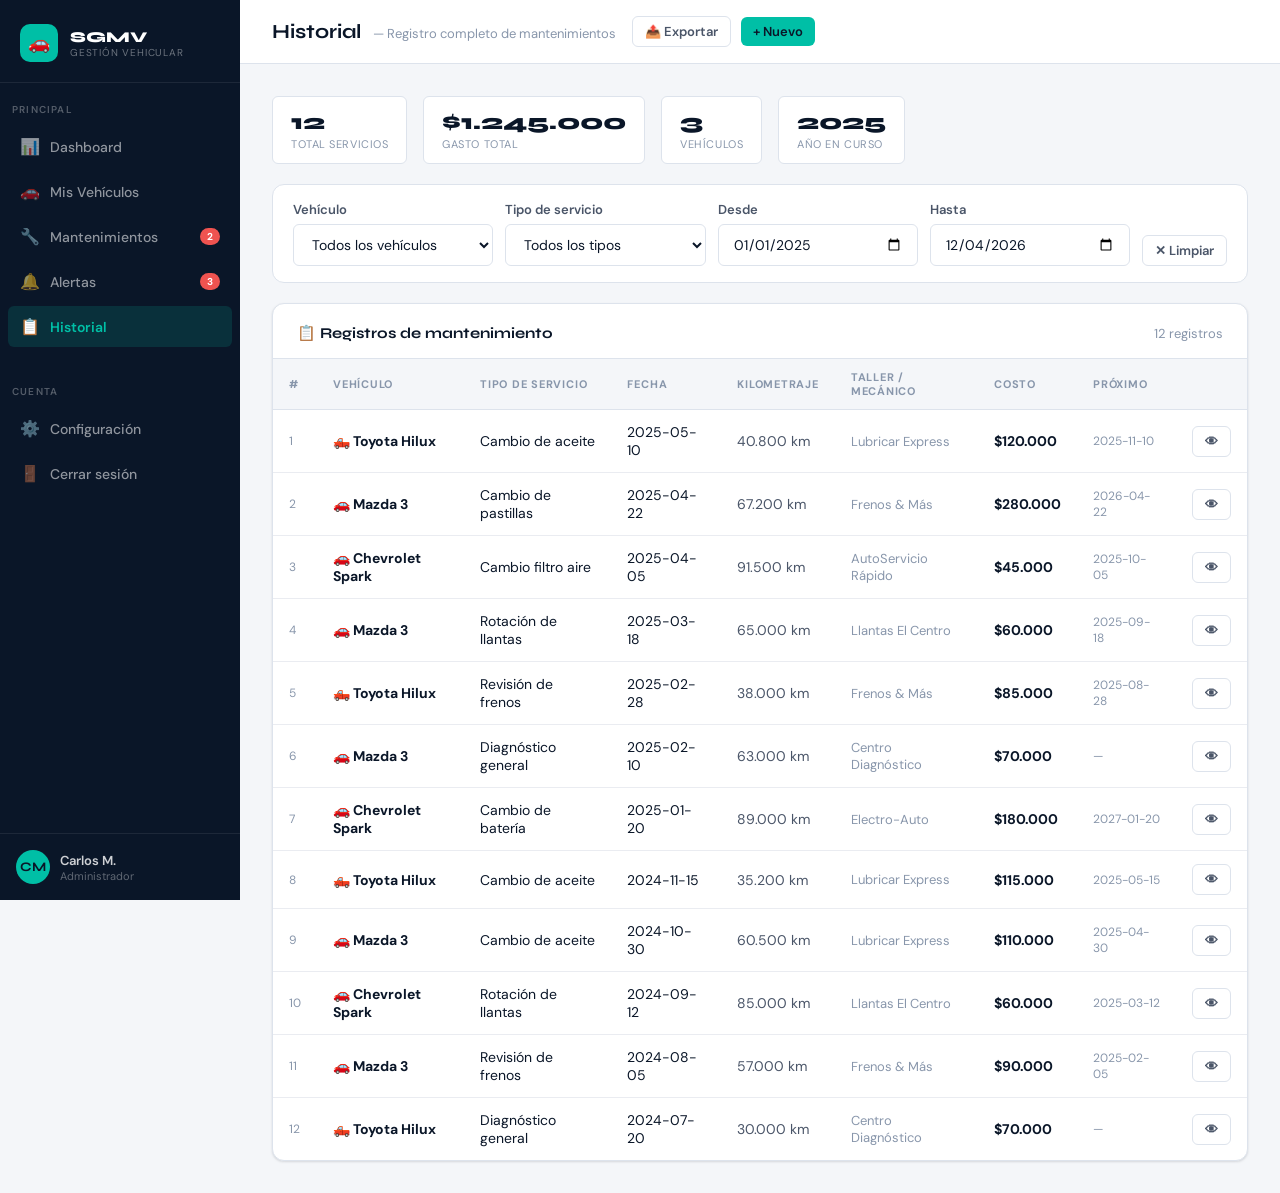
<file: sgmv/pages/historial.html>
<!DOCTYPE html>
<html lang="es">
<head>
  <meta charset="UTF-8">
  <meta name="viewport" content="width=device-width, initial-scale=1.0">
  <title>SGMV — Historial</title>
  <link rel="stylesheet" href="../css/styles.css">
  <style>
    .filter-bar { background:var(--white); border:1px solid var(--border); border-radius:var(--radius); padding:16px 20px; margin-bottom:20px; display:flex; flex-wrap:wrap; gap:12px; align-items:flex-end; }
    .summary-strip { display:flex; gap:16px; flex-wrap:wrap; margin-bottom:20px; }
    .sum-chip { background:var(--white); border:1px solid var(--border); border-radius:var(--radius-sm); padding:12px 18px; display:flex; flex-direction:column; }
    .sum-chip-val { font-family:var(--font-display); font-size:22px; font-weight:800; color:var(--navy); }
    .sum-chip-label { font-size:11px; color:var(--text-3); text-transform:uppercase; letter-spacing:.05em; margin-top:2px; }
  </style>
</head>
<body>
<div id="nav-container"></div>

<div class="main">
  <div class="topbar">
    <div>
      <span class="topbar-title">Historial</span>
      <span class="topbar-subtitle">— Registro completo de mantenimientos</span>
    </div>
    <div class="topbar-actions">
      <button class="btn btn-ghost btn-sm">📤 Exportar</button>
      <button class="btn btn-primary btn-sm" onclick="location.href='mantenimientos.html'">+ Nuevo</button>
    </div>
  </div>

  <div class="content">

    <!-- Resumen rápido -->
    <div class="summary-strip">
      <div class="sum-chip"><span class="sum-chip-val">12</span><span class="sum-chip-label">Total servicios</span></div>
      <div class="sum-chip"><span class="sum-chip-val">$1.245.000</span><span class="sum-chip-label">Gasto total</span></div>
      <div class="sum-chip"><span class="sum-chip-val">3</span><span class="sum-chip-label">Vehículos</span></div>
      <div class="sum-chip"><span class="sum-chip-val">2025</span><span class="sum-chip-label">Año en curso</span></div>
    </div>

    <!-- Filtros -->
    <div class="filter-bar">
      <div class="form-group" style="flex:1;min-width:160px;">
        <label class="form-label">Vehículo</label>
        <select class="form-control" id="f-car" onchange="applyFilters()">
          <option value="">Todos los vehículos</option>
          <option>Mazda 3</option>
          <option>Toyota Hilux</option>
          <option>Chevrolet Spark</option>
        </select>
      </div>
      <div class="form-group" style="flex:1;min-width:160px;">
        <label class="form-label">Tipo de servicio</label>
        <select class="form-control" id="f-type" onchange="applyFilters()">
          <option value="">Todos los tipos</option>
          <option>Cambio de aceite</option>
          <option>Revisión de frenos</option>
          <option>Cambio de pastillas</option>
          <option>Rotación de llantas</option>
          <option>Cambio filtro aire</option>
          <option>Cambio de batería</option>
          <option>Diagnóstico general</option>
        </select>
      </div>
      <div class="form-group" style="flex:1;min-width:130px;">
        <label class="form-label">Desde</label>
        <input type="date" class="form-control" id="f-from" value="2025-01-01" onchange="applyFilters()">
      </div>
      <div class="form-group" style="flex:1;min-width:130px;">
        <label class="form-label">Hasta</label>
        <input type="date" class="form-control" id="f-to" onchange="applyFilters()">
      </div>
      <button class="btn btn-ghost btn-sm" onclick="clearFilters()">✕ Limpiar</button>
    </div>

    <!-- Tabla historial -->
    <div class="card">
      <div class="card-header">
        <span class="card-title">📋 Registros de mantenimiento</span>
        <span id="count-label" style="font-size:13px;color:var(--text-3);">12 registros</span>
      </div>
      <div class="card-body" style="padding:0;">
        <div class="table-wrap">
          <table>
            <thead>
              <tr>
                <th>#</th>
                <th>Vehículo</th>
                <th>Tipo de servicio</th>
                <th>Fecha</th>
                <th>Kilometraje</th>
                <th>Taller / Mecánico</th>
                <th>Costo</th>
                <th>Próximo</th>
                <th></th>
              </tr>
            </thead>
            <tbody id="hist-body"></tbody>
          </table>
        </div>
      </div>
    </div>
  </div>
</div>

<script src="../js/nav.js"></script>
<script>
document.getElementById('nav-container').innerHTML = SGMV.renderSidebar('historial');
document.getElementById('f-to').value = new Date().toISOString().split('T')[0];

const allData = [
  { car:'Toyota Hilux',    type:'Cambio de aceite',      date:'2025-05-10', km:'40.800', taller:'Lubricar Express',   cost:'$120.000', next:'2025-11-10' },
  { car:'Mazda 3',         type:'Cambio de pastillas',   date:'2025-04-22', km:'67.200', taller:'Frenos & Más',        cost:'$280.000', next:'2026-04-22' },
  { car:'Chevrolet Spark', type:'Cambio filtro aire',    date:'2025-04-05', km:'91.500', taller:'AutoServicio Rápido', cost:'$45.000',  next:'2025-10-05' },
  { car:'Mazda 3',         type:'Rotación de llantas',   date:'2025-03-18', km:'65.000', taller:'Llantas El Centro',   cost:'$60.000',  next:'2025-09-18' },
  { car:'Toyota Hilux',    type:'Revisión de frenos',    date:'2025-02-28', km:'38.000', taller:'Frenos & Más',        cost:'$85.000',  next:'2025-08-28' },
  { car:'Mazda 3',         type:'Diagnóstico general',   date:'2025-02-10', km:'63.000', taller:'Centro Diagnóstico',  cost:'$70.000',  next:'—'          },
  { car:'Chevrolet Spark', type:'Cambio de batería',     date:'2025-01-20', km:'89.000', taller:'Electro-Auto',        cost:'$180.000', next:'2027-01-20' },
  { car:'Toyota Hilux',    type:'Cambio de aceite',      date:'2024-11-15', km:'35.200', taller:'Lubricar Express',    cost:'$115.000', next:'2025-05-15' },
  { car:'Mazda 3',         type:'Cambio de aceite',      date:'2024-10-30', km:'60.500', taller:'Lubricar Express',    cost:'$110.000', next:'2025-04-30' },
  { car:'Chevrolet Spark', type:'Rotación de llantas',   date:'2024-09-12', km:'85.000', taller:'Llantas El Centro',   cost:'$60.000',  next:'2025-03-12' },
  { car:'Mazda 3',         type:'Revisión de frenos',    date:'2024-08-05', km:'57.000', taller:'Frenos & Más',        cost:'$90.000',  next:'2025-02-05' },
  { car:'Toyota Hilux',    type:'Diagnóstico general',   date:'2024-07-20', km:'30.000', taller:'Centro Diagnóstico',  cost:'$70.000',  next:'—'          },
];

let displayData = [...allData];

const carIcons = { 'Mazda 3':'🚗', 'Toyota Hilux':'🛻', 'Chevrolet Spark':'🚗' };

function renderTable(data) {
  document.getElementById('count-label').textContent = `${data.length} registro${data.length !== 1 ? 's' : ''}`;
  document.getElementById('hist-body').innerHTML = data.length ? data.map((r, i) => `
    <tr>
      <td style="color:var(--text-3);font-size:12px;">${i+1}</td>
      <td><strong>${carIcons[r.car] || '🚗'} ${r.car}</strong></td>
      <td>${r.type}</td>
      <td>${r.date}</td>
      <td style="color:var(--text-2);">${r.km} km</td>
      <td style="color:var(--text-3);font-size:13px;">${r.taller}</td>
      <td style="font-weight:700;color:var(--navy);">${r.cost}</td>
      <td style="font-size:12px;color:var(--text-3);">${r.next}</td>
      <td><button class="btn btn-ghost btn-sm">👁</button></td>
    </tr>
  `).join('') : `<tr><td colspan="9" style="padding:40px;text-align:center;color:var(--text-3);">Sin resultados para los filtros aplicados.</td></tr>`;
}

renderTable(allData);

function applyFilters() {
  const car  = document.getElementById('f-car').value;
  const type = document.getElementById('f-type').value;
  const from = document.getElementById('f-from').value;
  const to   = document.getElementById('f-to').value;
  displayData = allData.filter(r =>
    (!car  || r.car === car) &&
    (!type || r.type === type) &&
    (!from || r.date >= from) &&
    (!to   || r.date <= to)
  );
  renderTable(displayData);
}

function clearFilters() {
  ['f-car','f-type'].forEach(id => document.getElementById(id).value = '');
  document.getElementById('f-from').value = '2025-01-01';
  document.getElementById('f-to').value = new Date().toISOString().split('T')[0];
  renderTable(allData);
}
</script>
</body>
</html>
</file>
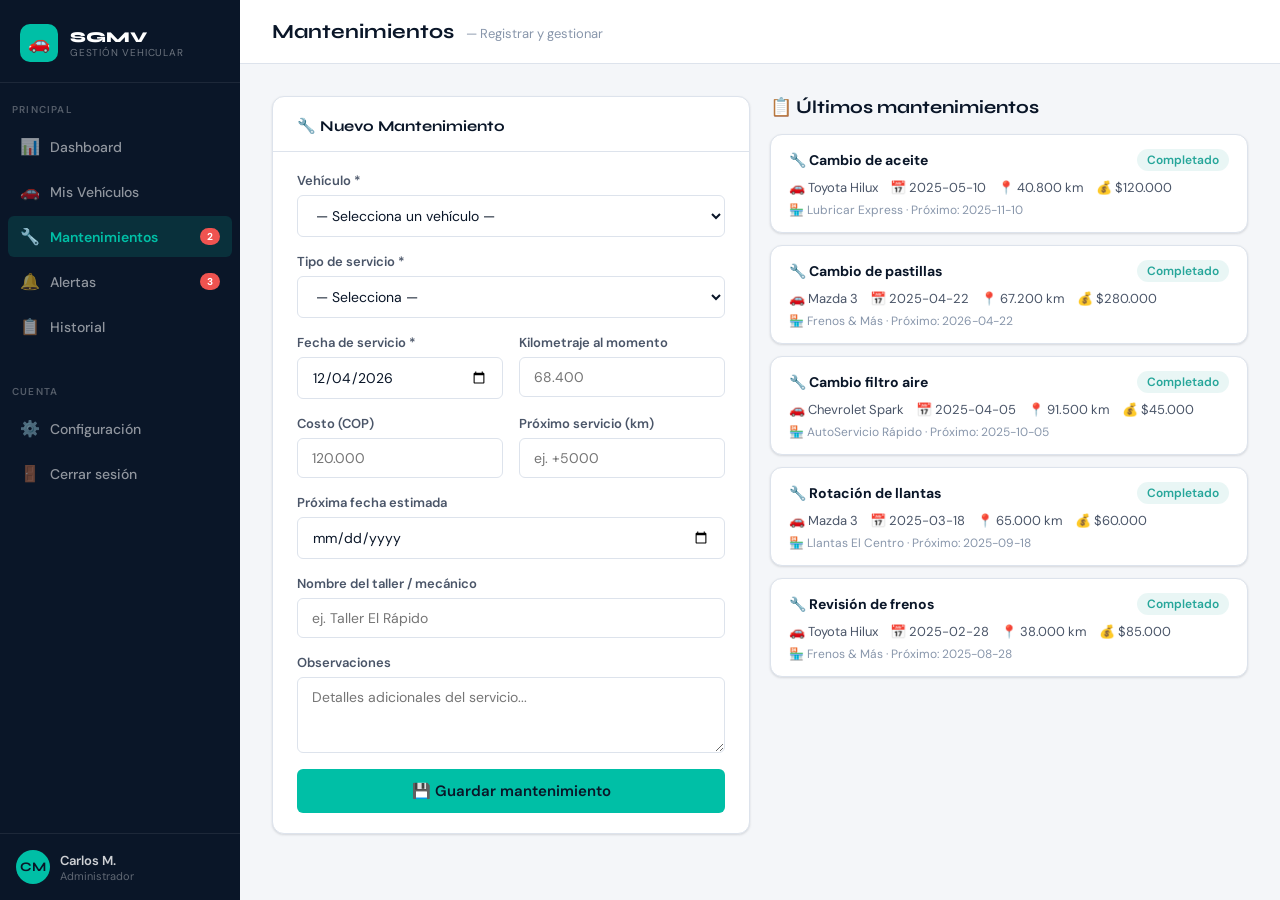
<file: sgmv/pages/mantenimientos.html>
<!DOCTYPE html>
<html lang="es">
<head>
  <meta charset="UTF-8">
  <meta name="viewport" content="width=device-width, initial-scale=1.0">
  <title>SGMV — Registrar Mantenimiento</title>
  <link rel="stylesheet" href="../css/styles.css">
  <style>
    .success-toast { position:fixed; bottom:24px; right:24px; background:var(--green); color:#fff; padding:14px 20px; border-radius:var(--radius); font-weight:600; font-size:14px; box-shadow:var(--shadow-lg); display:none; z-index:999; }
    .success-toast.show { display:block; animation: slideIn .3s ease; }
    @keyframes slideIn { from { transform:translateX(120%); } to { transform:translateX(0); } }
    .section-divider { border:none; border-top:1px solid var(--border); margin:24px 0; }
  </style>
</head>
<body>
<div id="nav-container"></div>

<div class="main">
  <div class="topbar">
    <div>
      <span class="topbar-title">Mantenimientos</span>
      <span class="topbar-subtitle">— Registrar y gestionar</span>
    </div>
  </div>

  <div class="content">
    <div class="grid-2" style="align-items:start;">

      <!-- Formulario de registro -->
      <div class="card">
        <div class="card-header">
          <span class="card-title">🔧 Nuevo Mantenimiento</span>
        </div>
        <div class="card-body">
          <form id="mant-form" onsubmit="saveMantenimiento(event)">
            <div style="display:flex;flex-direction:column;gap:16px;">

              <div class="form-group">
                <label class="form-label">Vehículo *</label>
                <select class="form-control" id="f-vehiculo" required>
                  <option value="">— Selecciona un vehículo —</option>
                  <option value="Mazda 3">🚗 Mazda 3 (ABC-123)</option>
                  <option value="Toyota Hilux">🛻 Toyota Hilux (XYZ-789)</option>
                  <option value="Chevrolet Spark">🚗 Chevrolet Spark (DEF-456)</option>
                </select>
              </div>

              <div class="form-group">
                <label class="form-label">Tipo de servicio *</label>
                <select class="form-control" id="f-tipo" required>
                  <option value="">— Selecciona —</option>
                  <optgroup label="Preventivo">
                    <option>Cambio de aceite</option>
                    <option>Cambio de filtro de aire</option>
                    <option>Cambio de filtro de combustible</option>
                    <option>Rotación de llantas</option>
                    <option>Revisión de frenos</option>
                    <option>Cambio de correa de distribución</option>
                    <option>Cambio de líquido de frenos</option>
                    <option>Cambio de refrigerante</option>
                  </optgroup>
                  <optgroup label="Correctivo">
                    <option>Cambio de pastillas de freno</option>
                    <option>Cambio de amortiguadores</option>
                    <option>Reparación de motor</option>
                    <option>Cambio de batería</option>
                  </optgroup>
                  <optgroup label="Otro">
                    <option>Revisión técnico-mecánica</option>
                    <option>Diagnóstico general</option>
                    <option>Otro</option>
                  </optgroup>
                </select>
              </div>

              <div class="form-grid">
                <div class="form-group">
                  <label class="form-label">Fecha de servicio *</label>
                  <input type="date" class="form-control" id="f-fecha" required>
                </div>
                <div class="form-group">
                  <label class="form-label">Kilometraje al momento</label>
                  <input type="number" class="form-control" id="f-km" placeholder="68.400">
                </div>
                <div class="form-group">
                  <label class="form-label">Costo (COP)</label>
                  <input type="number" class="form-control" id="f-costo" placeholder="120.000">
                </div>
                <div class="form-group">
                  <label class="form-label">Próximo servicio (km)</label>
                  <input type="number" class="form-control" id="f-prox-km" placeholder="ej. +5000">
                </div>
              </div>

              <div class="form-group">
                <label class="form-label">Próxima fecha estimada</label>
                <input type="date" class="form-control" id="f-prox-fecha">
              </div>

              <div class="form-group">
                <label class="form-label">Nombre del taller / mecánico</label>
                <input type="text" class="form-control" id="f-taller" placeholder="ej. Taller El Rápido">
              </div>

              <div class="form-group">
                <label class="form-label">Observaciones</label>
                <textarea class="form-control" id="f-notas" rows="3" placeholder="Detalles adicionales del servicio..."></textarea>
              </div>

              <button type="submit" class="btn btn-primary btn-lg" style="width:100%;justify-content:center;">
                💾 Guardar mantenimiento
              </button>
            </div>
          </form>
        </div>
      </div>

      <!-- Lista de mantenimientos recientes -->
      <div>
        <div class="section-title">📋 Últimos mantenimientos</div>
        <div style="display:flex;flex-direction:column;gap:12px;" id="mant-list"></div>
      </div>
    </div>
  </div>
</div>

<div class="success-toast" id="toast">✅ Mantenimiento registrado con éxito</div>

<script src="../js/nav.js"></script>
<script>
document.getElementById('nav-container').innerHTML = SGMV.renderSidebar('mantenimientos');
document.getElementById('f-fecha').value = new Date().toISOString().split('T')[0];

const mantData = [
  { car:'Toyota Hilux', type:'Cambio de aceite',       date:'2025-05-10', km:'40.800',  cost:'$120.000', taller:'Lubricar Express',   next:'2025-11-10' },
  { car:'Mazda 3',      type:'Cambio de pastillas',    date:'2025-04-22', km:'67.200',  cost:'$280.000', taller:'Frenos & Más',        next:'2026-04-22' },
  { car:'Chevrolet Spark', type:'Cambio filtro aire',  date:'2025-04-05', km:'91.500',  cost:'$45.000',  taller:'AutoServicio Rápido', next:'2025-10-05' },
  { car:'Mazda 3',      type:'Rotación de llantas',    date:'2025-03-18', km:'65.000',  cost:'$60.000',  taller:'Llantas El Centro',   next:'2025-09-18' },
  { car:'Toyota Hilux', type:'Revisión de frenos',     date:'2025-02-28', km:'38.000',  cost:'$85.000',  taller:'Frenos & Más',        next:'2025-08-28' },
];

function renderList(data) {
  document.getElementById('mant-list').innerHTML = data.map(m => `
    <div class="card" style="padding:0;">
      <div style="padding:14px 18px;">
        <div style="display:flex;align-items:center;justify-content:space-between;margin-bottom:8px;">
          <div style="font-weight:700;font-size:14px;">🔧 ${m.type}</div>
          <span class="badge green">Completado</span>
        </div>
        <div style="font-size:13px;color:var(--text-2);display:flex;flex-wrap:wrap;gap:12px;">
          <span>🚗 ${m.car}</span>
          <span>📅 ${m.date}</span>
          <span>📍 ${m.km} km</span>
          <span>💰 ${m.cost}</span>
        </div>
        <div style="font-size:12px;color:var(--text-3);margin-top:6px;">🏪 ${m.taller} · Próximo: ${m.next}</div>
      </div>
    </div>
  `).join('');
}

renderList(mantData);

function saveMantenimiento(e) {
  e.preventDefault();
  const newItem = {
    car:    document.getElementById('f-vehiculo').value,
    type:   document.getElementById('f-tipo').value,
    date:   document.getElementById('f-fecha').value,
    km:     document.getElementById('f-km').value ? parseInt(document.getElementById('f-km').value).toLocaleString() : '—',
    cost:   document.getElementById('f-costo').value ? '$' + parseInt(document.getElementById('f-costo').value).toLocaleString() : '—',
    taller: document.getElementById('f-taller').value || 'Sin especificar',
    next:   document.getElementById('f-prox-fecha').value || '—'
  };
  mantData.unshift(newItem);
  renderList(mantData);
  const toast = document.getElementById('toast');
  toast.classList.add('show');
  setTimeout(() => toast.classList.remove('show'), 3000);
  e.target.reset();
  document.getElementById('f-fecha').value = new Date().toISOString().split('T')[0];
}
</script>
</body>
</html>
</file>
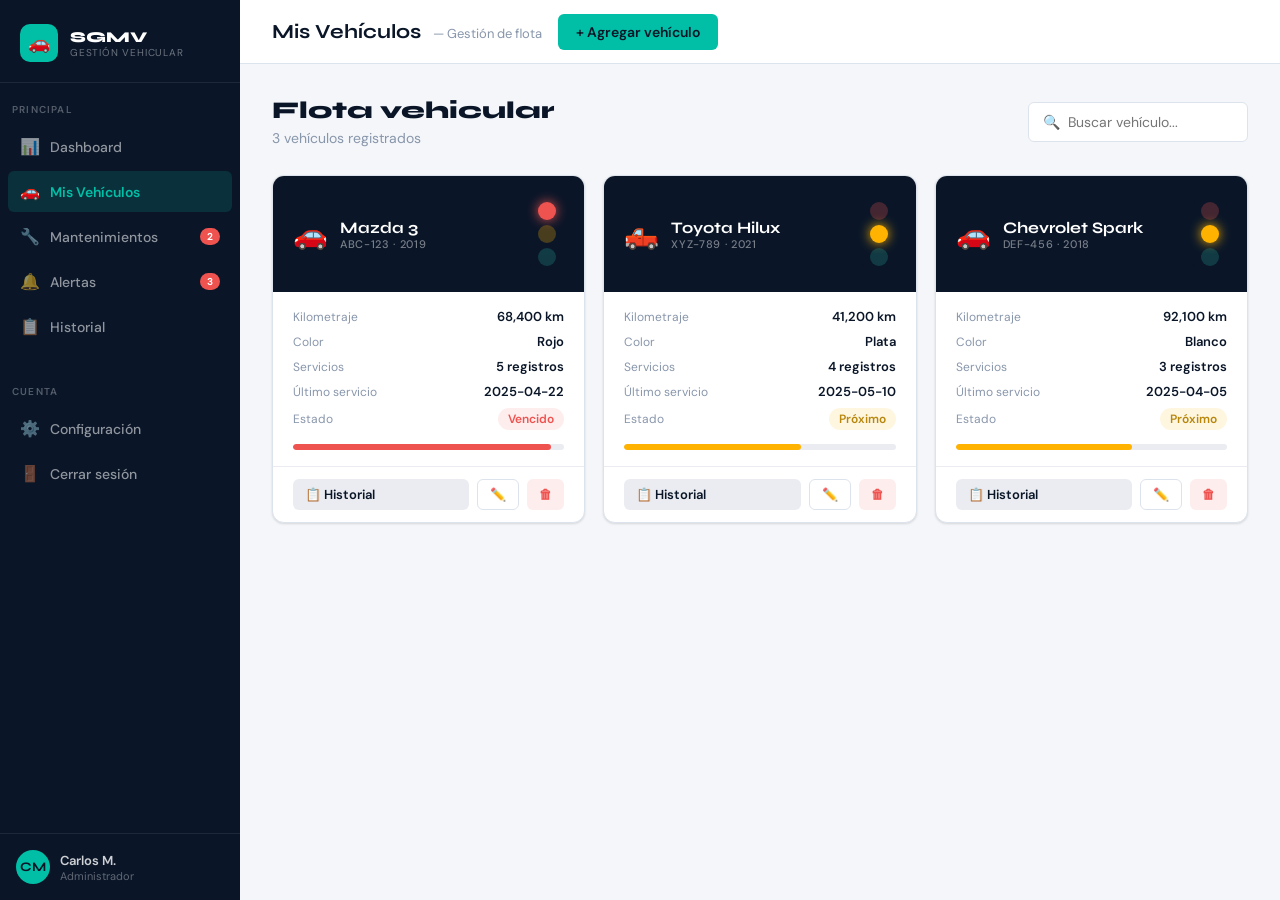
<file: sgmv/pages/vehiculos.html>
<!DOCTYPE html>
<html lang="es">
<head>
  <meta charset="UTF-8">
  <meta name="viewport" content="width=device-width, initial-scale=1.0">
  <title>SGMV — Mis Vehículos</title>
  <link rel="stylesheet" href="../css/styles.css">
  <style>
    .modal-overlay { display:none; position:fixed; inset:0; background:rgba(10,22,40,.55); z-index:200; align-items:center; justify-content:center; }
    .modal-overlay.open { display:flex; }
    .modal { background:var(--white); border-radius:var(--radius-lg); padding:32px; width:540px; max-width:95vw; box-shadow:var(--shadow-lg); }
    .modal-header { display:flex; align-items:center; justify-content:space-between; margin-bottom:24px; }
    .modal-title { font-family:var(--font-display); font-size:20px; font-weight:800; color:var(--text-1); }
    .modal-close { font-size:20px; color:var(--text-3); cursor:pointer; }
    .modal-footer { display:flex; justify-content:flex-end; gap:10px; margin-top:24px; border-top:1px solid var(--border); padding-top:20px; }
  </style>
</head>
<body>
<div id="nav-container"></div>

<div class="main">
  <div class="topbar">
    <div>
      <span class="topbar-title">Mis Vehículos</span>
      <span class="topbar-subtitle">— Gestión de flota</span>
    </div>
    <div class="topbar-actions">
      <button class="btn btn-primary" onclick="openModal()">+ Agregar vehículo</button>
    </div>
  </div>

  <div class="content">
    <div class="page-header" style="margin-bottom:8px;">
      <div>
        <div class="page-title">Flota vehicular</div>
        <div class="page-subtitle">3 vehículos registrados</div>
      </div>
      <div class="flex gap-8">
        <input type="text" class="form-control" placeholder="🔍  Buscar vehículo..." style="width:220px;" oninput="filterCards(this.value)">
      </div>
    </div>

    <div style="height:20px;"></div>

    <div class="vehicle-grid" id="vehicle-grid"></div>
  </div>
</div>

<!-- Modal Agregar Vehículo -->
<div class="modal-overlay" id="modal">
  <div class="modal">
    <div class="modal-header">
      <span class="modal-title">🚗 Agregar vehículo</span>
      <span class="modal-close" onclick="closeModal()">✕</span>
    </div>
    <form onsubmit="addVehicle(event)">
      <div class="form-grid" style="gap:16px;margin-bottom:16px;">
        <div class="form-group">
          <label class="form-label">Marca *</label>
          <input type="text" class="form-control" id="f-marca" placeholder="ej. Toyota" required>
        </div>
        <div class="form-group">
          <label class="form-label">Modelo *</label>
          <input type="text" class="form-control" id="f-modelo" placeholder="ej. Hilux">
        </div>
        <div class="form-group">
          <label class="form-label">Año *</label>
          <input type="number" class="form-control" id="f-anio" placeholder="2021" min="1990" max="2025">
        </div>
        <div class="form-group">
          <label class="form-label">Placa *</label>
          <input type="text" class="form-control" id="f-placa" placeholder="XYZ-789">
        </div>
        <div class="form-group">
          <label class="form-label">Kilometraje actual</label>
          <input type="number" class="form-control" id="f-km" placeholder="0">
        </div>
        <div class="form-group">
          <label class="form-label">Color</label>
          <select class="form-control" id="f-color">
            <option>Blanco</option><option>Negro</option><option>Gris</option>
            <option>Rojo</option><option>Azul</option><option>Plata</option>
          </select>
        </div>
      </div>
      <div class="form-group">
        <label class="form-label">Notas adicionales</label>
        <textarea class="form-control" id="f-notas" rows="2" placeholder="Observaciones sobre el vehículo..."></textarea>
      </div>
      <div class="modal-footer">
        <button type="button" class="btn btn-ghost" onclick="closeModal()">Cancelar</button>
        <button type="submit" class="btn btn-primary">Guardar vehículo</button>
      </div>
    </form>
  </div>
</div>

<script src="../js/nav.js"></script>
<script>
document.getElementById('nav-container').innerHTML = SGMV.renderSidebar('vehiculos');

const icons = ['🚗','🚙','🛻','🚐'];
let vehicles = [
  { id:1, marca:'Mazda',      modelo:'3',     anio:2019, placa:'ABC-123', km:68400, color:'Rojo',   status:'red',   icon:'🚗', services:5,  lastService:'2025-04-22', cost:280000 },
  { id:2, marca:'Toyota',     modelo:'Hilux', anio:2021, placa:'XYZ-789', km:41200, color:'Plata',  status:'amber', icon:'🛻', services:4,  lastService:'2025-05-10', cost:120000 },
  { id:3, marca:'Chevrolet',  modelo:'Spark', anio:2018, placa:'DEF-456', km:92100, color:'Blanco', status:'amber', icon:'🚗', services:3,  lastService:'2025-04-05', cost:45000  },
];

const statusLabel = { red:'Vencido', amber:'Próximo', green:'Al día' };
const statusClass = { red:'red', amber:'amber', green:'green' };

function renderCards(list) {
  document.getElementById('vehicle-grid').innerHTML = list.length ? list.map(v => `
    <div class="vehicle-card" id="vc-${v.id}">
      <div class="vehicle-card-header">
        <div class="vehicle-icon">${v.icon}</div>
        <div>
          <div class="vehicle-name">${v.marca} ${v.modelo}</div>
          <div class="vehicle-plate">${v.placa} · ${v.anio}</div>
        </div>
        <div style="margin-left:auto;">
          <div class="semaphore-wrap">
            <div class="semaphore-light s-red   ${v.status==='red'   ?'active':''}"></div>
            <div class="semaphore-light s-amber ${v.status==='amber' ?'active':''}"></div>
            <div class="semaphore-light s-green ${v.status==='green' ?'active':''}"></div>
          </div>
        </div>
      </div>
      <div class="vehicle-card-body">
        <div class="vehicle-meta">
          <div class="vehicle-meta-row"><span class="vehicle-meta-key">Kilometraje</span><span class="vehicle-meta-val">${v.km.toLocaleString()} km</span></div>
          <div class="vehicle-meta-row"><span class="vehicle-meta-key">Color</span><span class="vehicle-meta-val">${v.color}</span></div>
          <div class="vehicle-meta-row"><span class="vehicle-meta-key">Servicios</span><span class="vehicle-meta-val">${v.services} registros</span></div>
          <div class="vehicle-meta-row"><span class="vehicle-meta-key">Último servicio</span><span class="vehicle-meta-val">${v.lastService}</span></div>
          <div class="vehicle-meta-row">
            <span class="vehicle-meta-key">Estado</span>
            <span class="badge ${statusClass[v.status]}">${statusLabel[v.status]}</span>
          </div>
        </div>
        <div class="progress-bar"><div class="progress-fill ${v.status}" style="width:${v.status==='red'?'95':v.status==='amber'?'65':'30'}%"></div></div>
      </div>
      <div class="vehicle-card-footer">
        <button class="btn btn-secondary btn-sm w-full" onclick="location.href='historial.html'">📋 Historial</button>
        <button class="btn btn-ghost btn-sm" onclick="editVehicle(${v.id})">✏️</button>
        <button class="btn btn-danger btn-sm" onclick="deleteVehicle(${v.id})">🗑</button>
      </div>
    </div>
  `).join('') : `<div class="empty-state" style="grid-column:1/-1;"><div class="empty-icon">🚗</div><div class="empty-title">Sin vehículos</div><div class="empty-sub">Agrega tu primer vehículo con el botón de arriba</div></div>`;
}

renderCards(vehicles);

function filterCards(q) {
  const filtered = vehicles.filter(v => `${v.marca} ${v.modelo} ${v.placa}`.toLowerCase().includes(q.toLowerCase()));
  renderCards(filtered);
}

function openModal() { document.getElementById('modal').classList.add('open'); }
function closeModal() { document.getElementById('modal').classList.remove('open'); }

let nextId = 4;
function addVehicle(e) {
  e.preventDefault();
  const v = {
    id: nextId++,
    marca: document.getElementById('f-marca').value,
    modelo: document.getElementById('f-modelo').value,
    anio: document.getElementById('f-anio').value,
    placa: document.getElementById('f-placa').value,
    km: parseInt(document.getElementById('f-km').value) || 0,
    color: document.getElementById('f-color').value,
    status: 'green', icon: '🚗', services: 0, lastService: '—', cost: 0
  };
  vehicles.push(v);
  renderCards(vehicles);
  closeModal();
  e.target.reset();
}

function deleteVehicle(id) {
  if (confirm('¿Eliminar este vehículo y todo su historial?')) {
    vehicles = vehicles.filter(v => v.id !== id);
    renderCards(vehicles);
  }
}
function editVehicle(id) { alert('Función de edición disponible en la versión completa.'); }
</script>
</body>
</html>
</file>
<file: sgmv/frontend/css/styles.css>
@import url('https://fonts.googleapis.com/css2?family=Syne:wght@400;600;700;800&family=DM+Sans:ital,opsz,wght@0,9..40,300;0,9..40,400;0,9..40,500;1,9..40,300&display=swap');

:root {
  --navy:       #0A1628;
  --navy-mid:   #112240;
  --navy-light: #1D3461;
  --teal:       #00BFA6;
  --teal-dim:   #00897B;
  --amber:      #FFB300;
  --red:        #EF5350;
  --green:      #26A69A;
  --surface:    #F4F6F9;
  --surface-2:  #EAECF1;
  --text-1:     #0A1628;
  --text-2:     #4A5568;
  --text-3:     #8896AB;
  --white:      #FFFFFF;
  --border:     #DDE3EC;
  --font-display: 'Syne', sans-serif;
  --font-body:    'DM Sans', sans-serif;
  --radius-sm: 6px; --radius: 12px; --radius-lg: 20px;
  --shadow-sm: 0 1px 3px rgba(10,22,40,.08);
  --shadow:    0 4px 16px rgba(10,22,40,.10);
  --shadow-lg: 0 12px 40px rgba(10,22,40,.15);
  --sidebar-w: 240px; --topbar-h: 64px;
}
*,*::before,*::after{box-sizing:border-box;margin:0;padding:0}
html{font-size:16px;-webkit-font-smoothing:antialiased}
body{font-family:var(--font-body);background:var(--surface);color:var(--text-1);min-height:100vh;display:flex}
a{text-decoration:none;color:inherit}
button{cursor:pointer;border:none;background:none;font-family:inherit}
input,select,textarea{font-family:inherit}
ul{list-style:none}

/* SIDEBAR */
.sidebar{width:var(--sidebar-w);background:var(--navy);min-height:100vh;display:flex;flex-direction:column;position:fixed;left:0;top:0;bottom:0;z-index:100;overflow-y:auto}
.sidebar-logo{padding:24px 20px 20px;border-bottom:1px solid rgba(255,255,255,.08);display:flex;align-items:center;gap:12px}
.logo-icon{width:38px;height:38px;background:var(--teal);border-radius:10px;display:flex;align-items:center;justify-content:center;font-size:18px;flex-shrink:0}
.logo-text{font-family:var(--font-display);font-weight:800;font-size:15px;color:var(--white);line-height:1.2}
.logo-sub{font-size:10px;color:rgba(255,255,255,.4);font-weight:400;text-transform:uppercase;letter-spacing:.08em}
.sidebar-section{padding:20px 12px 8px;font-size:10px;font-weight:600;color:rgba(255,255,255,.3);text-transform:uppercase;letter-spacing:.12em}
.nav-item{display:flex;align-items:center;gap:10px;padding:10px 12px;border-radius:var(--radius-sm);margin:2px 8px;font-size:14px;font-weight:500;color:rgba(255,255,255,.55);transition:all .18s}
.nav-item:hover{background:rgba(255,255,255,.07);color:rgba(255,255,255,.9)}
.nav-item.active{background:rgba(0,191,166,.15);color:var(--teal);font-weight:600}
.nav-icon{font-size:16px;width:20px;text-align:center;flex-shrink:0}
.nav-badge{margin-left:auto;background:var(--red);color:var(--white);font-size:10px;font-weight:700;padding:2px 7px;border-radius:20px}
.sidebar-bottom{margin-top:auto;padding:16px;border-top:1px solid rgba(255,255,255,.08)}
.user-pill{display:flex;align-items:center;gap:10px}
.user-avatar{width:34px;height:34px;background:var(--teal);border-radius:50%;display:flex;align-items:center;justify-content:center;font-family:var(--font-display);font-weight:700;font-size:13px;color:var(--navy);flex-shrink:0}
.user-name{font-size:13px;font-weight:600;color:rgba(255,255,255,.8)}
.user-role{font-size:11px;color:rgba(255,255,255,.35)}

/* MAIN LAYOUT */
.main{margin-left:var(--sidebar-w);flex:1;min-height:100vh;display:flex;flex-direction:column}
.topbar{height:var(--topbar-h);background:var(--white);border-bottom:1px solid var(--border);display:flex;align-items:center;padding:0 32px;gap:16px;position:sticky;top:0;z-index:50}
.topbar-title{font-family:var(--font-display);font-size:20px;font-weight:700;color:var(--text-1);flex:1}
.topbar-subtitle{font-size:13px;color:var(--text-3);font-weight:400;margin-left:8px}
.topbar-actions{display:flex;align-items:center;gap:10px}
.btn-icon{width:36px;height:36px;border-radius:var(--radius-sm);background:var(--surface);display:flex;align-items:center;justify-content:center;font-size:16px;color:var(--text-2);transition:.15s}
.content{flex:1;padding:32px}

/* BUTTONS */
.btn{display:inline-flex;align-items:center;gap:7px;padding:9px 18px;border-radius:var(--radius-sm);font-size:14px;font-weight:600;font-family:var(--font-body);transition:all .18s;white-space:nowrap}
.btn-primary{background:var(--teal);color:var(--navy)}
.btn-primary:hover{background:var(--teal-dim);transform:translateY(-1px);box-shadow:0 4px 12px rgba(0,191,166,.35)}
.btn-secondary{background:var(--surface-2);color:var(--text-1)}
.btn-secondary:hover{background:var(--border)}
.btn-ghost{background:transparent;color:var(--text-2);border:1px solid var(--border)}
.btn-ghost:hover{background:var(--surface)}
.btn-danger{background:rgba(239,83,80,.1);color:var(--red)}
.btn-danger:hover{background:rgba(239,83,80,.2)}
.btn-sm{padding:6px 12px;font-size:13px}
.btn-lg{padding:12px 24px;font-size:15px}

/* CARDS */
.card{background:var(--white);border-radius:var(--radius);border:1px solid var(--border);box-shadow:var(--shadow-sm)}
.card-header{padding:20px 24px 16px;border-bottom:1px solid var(--border);display:flex;align-items:center;justify-content:space-between}
.card-title{font-family:var(--font-display);font-size:15px;font-weight:700;color:var(--text-1)}
.card-body{padding:20px 24px}

/* STAT CARDS */
.stat-grid{display:grid;grid-template-columns:repeat(auto-fit,minmax(200px,1fr));gap:16px;margin-bottom:28px}
.stat-card{background:var(--white);border:1px solid var(--border);border-radius:var(--radius);padding:20px 22px;display:flex;align-items:flex-start;gap:14px;box-shadow:var(--shadow-sm)}
.stat-icon{width:44px;height:44px;border-radius:10px;display:flex;align-items:center;justify-content:center;font-size:20px;flex-shrink:0}
.stat-icon.teal{background:rgba(0,191,166,.1)}.stat-icon.amber{background:rgba(255,179,0,.1)}.stat-icon.red{background:rgba(239,83,80,.1)}.stat-icon.navy{background:rgba(10,22,40,.07)}
.stat-value{font-family:var(--font-display);font-size:28px;font-weight:800;color:var(--text-1);line-height:1}
.stat-label{font-size:12px;color:var(--text-3);margin-top:4px;font-weight:500;text-transform:uppercase;letter-spacing:.04em}
.stat-delta{font-size:12px;color:var(--teal);font-weight:600;margin-top:6px}

/* BADGES */
.badge{display:inline-flex;align-items:center;padding:3px 10px;border-radius:20px;font-size:12px;font-weight:600}
.badge.green{background:rgba(38,166,154,.1);color:var(--green)}
.badge.amber{background:rgba(255,179,0,.12);color:#B7860B}
.badge.red{background:rgba(239,83,80,.1);color:var(--red)}
.badge.navy{background:rgba(10,22,40,.07);color:var(--navy-light)}

/* SEMAPHORE */
.semaphore-wrap{background:var(--navy);border-radius:12px;padding:8px;display:inline-flex;flex-direction:column;gap:5px}
.semaphore-light{width:18px;height:18px;border-radius:50%;opacity:.25;transition:all .3s}
.semaphore-light.active{opacity:1;box-shadow:0 0 12px currentColor}
.semaphore-light.s-red{background:var(--red);color:var(--red)}
.semaphore-light.s-amber{background:var(--amber);color:var(--amber)}
.semaphore-light.s-green{background:var(--green);color:var(--green)}
.semaphore-light.s-green.active{animation:pulse-g 2s ease infinite}
.semaphore-light.s-red.active{animation:pulse-r 1.4s ease infinite}
@keyframes pulse-r{0%,100%{box-shadow:0 0 0 3px rgba(239,83,80,.2)}50%{box-shadow:0 0 0 6px rgba(239,83,80,.08)}}
@keyframes pulse-g{0%,100%{box-shadow:0 0 0 3px rgba(38,166,154,.2)}50%{box-shadow:0 0 0 6px rgba(38,166,154,.08)}}

/* TABLE */
.table-wrap{overflow-x:auto}
table{width:100%;border-collapse:collapse}
thead th{background:var(--surface);padding:11px 16px;text-align:left;font-size:11px;font-weight:700;color:var(--text-3);text-transform:uppercase;letter-spacing:.07em;border-bottom:1px solid var(--border)}
tbody tr{border-bottom:1px solid var(--surface-2);transition:background .12s}
tbody tr:hover{background:var(--surface)}
tbody td{padding:13px 16px;font-size:14px;color:var(--text-1)}
tbody tr:last-child{border-bottom:none}

/* FORMS */
.form-group{display:flex;flex-direction:column;gap:6px}
.form-label{font-size:13px;font-weight:600;color:var(--text-2)}
.form-control{width:100%;padding:10px 14px;border:1.5px solid var(--border);border-radius:var(--radius-sm);font-size:14px;color:var(--text-1);background:var(--white);transition:border-color .18s,box-shadow .18s;outline:none}
.form-control:focus{border-color:var(--teal);box-shadow:0 0 0 3px rgba(0,191,166,.12)}
.form-grid{display:grid;grid-template-columns:1fr 1fr;gap:16px}
.form-grid.cols-3{grid-template-columns:1fr 1fr 1fr}

/* VEHICLE CARDS */
.vehicle-grid{display:grid;grid-template-columns:repeat(auto-fill,minmax(280px,1fr));gap:18px}
.vehicle-card{background:var(--white);border:1px solid var(--border);border-radius:var(--radius);overflow:hidden;box-shadow:var(--shadow-sm);transition:box-shadow .2s,transform .2s}
.vehicle-card:hover{box-shadow:var(--shadow);transform:translateY(-2px)}
.vehicle-card-header{background:var(--navy);padding:18px 20px;display:flex;align-items:center;gap:12px}
.vehicle-icon{font-size:28px}
.vehicle-name{font-family:var(--font-display);font-weight:700;font-size:16px;color:var(--white)}
.vehicle-plate{font-size:11px;color:rgba(255,255,255,.45);font-weight:500;letter-spacing:.06em}
.vehicle-card-body{padding:16px 20px}
.vehicle-meta{display:flex;flex-direction:column;gap:8px;margin-bottom:14px}
.vehicle-meta-row{display:flex;justify-content:space-between;align-items:center}
.vehicle-meta-key{font-size:12px;color:var(--text-3)}
.vehicle-meta-val{font-size:13px;font-weight:600;color:var(--text-1)}
.vehicle-card-footer{padding:12px 20px;border-top:1px solid var(--surface-2);display:flex;gap:8px}

/* ALERT BAR */
.alert-bar{display:flex;align-items:center;gap:12px;padding:12px 16px;border-radius:var(--radius-sm);margin-bottom:10px}
.alert-bar.red{background:rgba(239,83,80,.08);border-left:3px solid var(--red)}
.alert-bar.amber{background:rgba(255,179,0,.08);border-left:3px solid var(--amber)}
.alert-bar.green{background:rgba(38,166,154,.08);border-left:3px solid var(--green)}
.alert-icon{font-size:18px;flex-shrink:0}
.alert-text{font-size:13px;flex:1}
.alert-title{font-weight:600;color:var(--text-1)}
.alert-sub{color:var(--text-2);margin-top:2px}

/* MODAL */
.modal-overlay{display:none;position:fixed;inset:0;background:rgba(10,22,40,.55);z-index:200;align-items:center;justify-content:center}
.modal-overlay.open{display:flex}
.modal{background:var(--white);border-radius:var(--radius-lg);padding:32px;width:520px;max-width:95vw;box-shadow:var(--shadow-lg);max-height:90vh;overflow-y:auto}
.modal-header{display:flex;align-items:center;justify-content:space-between;margin-bottom:24px}
.modal-title{font-family:var(--font-display);font-size:20px;font-weight:800;color:var(--text-1)}
.modal-close{font-size:20px;color:var(--text-3);cursor:pointer;padding:4px 8px}
.modal-footer{display:flex;justify-content:flex-end;gap:10px;margin-top:24px;border-top:1px solid var(--border);padding-top:20px}

/* TOAST */
.toast{position:fixed;bottom:24px;right:24px;padding:14px 20px;border-radius:var(--radius);font-weight:600;font-size:14px;box-shadow:var(--shadow-lg);display:none;z-index:999;color:#fff}
.toast.show{display:block;animation:slideIn .3s ease}
.toast.success{background:var(--green)}
.toast.error{background:var(--red)}
@keyframes slideIn{from{transform:translateX(120%)}to{transform:translateX(0)}}

/* EMPTY STATE */
.empty-state{text-align:center;padding:60px 20px}
.empty-icon{font-size:48px;margin-bottom:16px;opacity:.4}
.empty-title{font-family:var(--font-display);font-size:18px;font-weight:700;color:var(--text-2);margin-bottom:8px}
.empty-sub{font-size:14px;color:var(--text-3)}

/* UTILS */
.flex{display:flex}.flex-center{display:flex;align-items:center}
.gap-8{gap:8px}.gap-12{gap:12px}.gap-16{gap:16px}
.grid-2{display:grid;grid-template-columns:1fr 1fr;gap:20px}
.mb-16{margin-bottom:16px}.mb-24{margin-bottom:24px}
.text-sm{font-size:13px}.text-xs{font-size:12px}.text-muted{color:var(--text-3)}
.w-full{width:100%}
.page-header{display:flex;align-items:center;justify-content:space-between;margin-bottom:24px}
.page-title{font-family:var(--font-display);font-size:24px;font-weight:800;color:var(--text-1)}
.page-subtitle{font-size:14px;color:var(--text-3);margin-top:4px}
.section-title{font-family:var(--font-display);font-size:18px;font-weight:700;color:var(--text-1);margin-bottom:16px}

/* LOGIN */
.login-page{background:var(--navy);min-height:100vh;display:flex;align-items:center;justify-content:center;position:relative;overflow:hidden}
.login-bg-grid{position:absolute;inset:0;background-image:linear-gradient(rgba(0,191,166,.04) 1px,transparent 1px),linear-gradient(90deg,rgba(0,191,166,.04) 1px,transparent 1px);background-size:40px 40px;pointer-events:none}
.login-card{background:var(--white);border-radius:var(--radius-lg);padding:48px 44px;width:420px;max-width:95vw;box-shadow:var(--shadow-lg);position:relative;z-index:1}
.login-logo{display:flex;align-items:center;gap:12px;margin-bottom:36px}
.login-logo-icon{width:48px;height:48px;background:var(--navy);border-radius:12px;display:flex;align-items:center;justify-content:center;font-size:22px}
.login-logo-text{font-family:var(--font-display);font-size:20px;font-weight:800;color:var(--navy)}
.login-logo-sub{font-size:11px;color:var(--text-3)}
.login-title{font-family:var(--font-display);font-size:26px;font-weight:800;color:var(--navy);margin-bottom:6px}
.login-sub{font-size:14px;color:var(--text-3);margin-bottom:28px}
.login-form{display:flex;flex-direction:column;gap:16px}
.input-wrap{position:relative}
.input-icon{position:absolute;left:14px;top:50%;transform:translateY(-50%);font-size:16px;color:var(--text-3)}
.form-control.with-icon{padding-left:40px}
.forgot{font-size:13px;color:var(--teal);font-weight:600;text-align:right;display:block;margin-top:-8px}
.login-footer{margin-top:20px;font-size:13px;color:var(--text-3);text-align:center}
.demo-hint{background:rgba(0,191,166,.1);border:1px solid rgba(0,191,166,.25);border-radius:8px;padding:10px 14px;font-size:12px;color:var(--teal);margin-bottom:20px;text-align:center}

/* PROGRESS */
.progress-bar{height:6px;background:var(--surface-2);border-radius:3px;overflow:hidden}
.progress-fill{height:100%;border-radius:3px}
.progress-fill.green{background:var(--green)}.progress-fill.amber{background:var(--amber)}.progress-fill.red{background:var(--red)}

/* API STATUS */
.api-status{display:inline-flex;align-items:center;gap:6px;font-size:12px;color:var(--text-3);padding:4px 10px;border-radius:20px;background:var(--surface-2)}
.api-dot{width:7px;height:7px;border-radius:50%;background:var(--green)}
.api-dot.offline{background:var(--red)}
</file>
<file: sgmv/css/styles.css>
/* =============================================
   SGMV — Sistema de Gestión de Mantenimiento Vehicular
   Design System & Global Styles
   ============================================= */

@import url('https://fonts.googleapis.com/css2?family=Syne:wght@400;600;700;800&family=DM+Sans:ital,opsz,wght@0,9..40,300;0,9..40,400;0,9..40,500;1,9..40,300&display=swap');

/* ─── CSS VARIABLES ─────────────────────────────── */
:root {
  --navy:       #0A1628;
  --navy-mid:   #112240;
  --navy-light: #1D3461;
  --teal:       #00BFA6;
  --teal-dim:   #00897B;
  --amber:      #FFB300;
  --red:        #EF5350;
  --green:      #26A69A;
  --surface:    #F4F6F9;
  --surface-2:  #EAECF1;
  --text-1:     #0A1628;
  --text-2:     #4A5568;
  --text-3:     #8896AB;
  --white:      #FFFFFF;
  --border:     #DDE3EC;

  --font-display: 'Syne', sans-serif;
  --font-body:    'DM Sans', sans-serif;

  --radius-sm: 6px;
  --radius:    12px;
  --radius-lg: 20px;

  --shadow-sm: 0 1px 3px rgba(10,22,40,.08), 0 1px 2px rgba(10,22,40,.06);
  --shadow:    0 4px 16px rgba(10,22,40,.10), 0 2px 6px rgba(10,22,40,.07);
  --shadow-lg: 0 12px 40px rgba(10,22,40,.15), 0 4px 12px rgba(10,22,40,.10);

  --sidebar-w: 240px;
  --topbar-h:  64px;
}

/* ─── RESET ─────────────────────────────────────── */
*, *::before, *::after { box-sizing: border-box; margin: 0; padding: 0; }
html { font-size: 16px; -webkit-font-smoothing: antialiased; }
body { font-family: var(--font-body); background: var(--surface); color: var(--text-1); min-height: 100vh; display: flex; }
a { text-decoration: none; color: inherit; }
button { cursor: pointer; border: none; background: none; font-family: inherit; }
input, select, textarea { font-family: inherit; }
ul { list-style: none; }

/* ─── SIDEBAR ────────────────────────────────────── */
.sidebar {
  width: var(--sidebar-w);
  background: var(--navy);
  min-height: 100vh;
  display: flex;
  flex-direction: column;
  position: fixed;
  left: 0; top: 0; bottom: 0;
  z-index: 100;
  overflow-y: auto;
}

.sidebar-logo {
  padding: 24px 20px 20px;
  border-bottom: 1px solid rgba(255,255,255,.08);
  display: flex;
  align-items: center;
  gap: 12px;
}
.sidebar-logo .logo-icon {
  width: 38px; height: 38px;
  background: var(--teal);
  border-radius: 10px;
  display: flex; align-items: center; justify-content: center;
  font-size: 18px;
  flex-shrink: 0;
}
.sidebar-logo .logo-text { font-family: var(--font-display); font-weight: 800; font-size: 15px; color: var(--white); line-height: 1.2; }
.sidebar-logo .logo-sub { font-size: 10px; color: rgba(255,255,255,.4); font-weight: 400; text-transform: uppercase; letter-spacing: .08em; }

.sidebar-section { padding: 20px 12px 8px; font-size: 10px; font-weight: 600; color: rgba(255,255,255,.3); text-transform: uppercase; letter-spacing: .12em; }

.nav-item {
  display: flex; align-items: center; gap: 10px;
  padding: 10px 12px;
  border-radius: var(--radius-sm);
  margin: 2px 8px;
  font-size: 14px; font-weight: 500;
  color: rgba(255,255,255,.55);
  transition: all .18s ease;
}
.nav-item:hover { background: rgba(255,255,255,.07); color: rgba(255,255,255,.9); }
.nav-item.active { background: rgba(0,191,166,.15); color: var(--teal); font-weight: 600; }
.nav-item .nav-icon { font-size: 16px; width: 20px; text-align: center; flex-shrink: 0; }
.nav-badge { margin-left: auto; background: var(--amber); color: var(--navy); font-size: 10px; font-weight: 700; padding: 2px 7px; border-radius: 20px; }
.nav-badge.red { background: var(--red); color: var(--white); }

.sidebar-bottom { margin-top: auto; padding: 16px; border-top: 1px solid rgba(255,255,255,.08); }
.user-pill { display: flex; align-items: center; gap: 10px; }
.user-avatar { width: 34px; height: 34px; background: var(--teal); border-radius: 50%; display: flex; align-items: center; justify-content: center; font-family: var(--font-display); font-weight: 700; font-size: 13px; color: var(--navy); flex-shrink: 0; }
.user-name { font-size: 13px; font-weight: 600; color: rgba(255,255,255,.8); }
.user-role { font-size: 11px; color: rgba(255,255,255,.35); }

/* ─── MAIN LAYOUT ────────────────────────────────── */
.main { margin-left: var(--sidebar-w); flex: 1; min-height: 100vh; display: flex; flex-direction: column; }

.topbar {
  height: var(--topbar-h);
  background: var(--white);
  border-bottom: 1px solid var(--border);
  display: flex; align-items: center;
  padding: 0 32px;
  gap: 16px;
  position: sticky; top: 0; z-index: 50;
}
.topbar-title { font-family: var(--font-display); font-size: 20px; font-weight: 700; color: var(--text-1); flex: 1; }
.topbar-subtitle { font-size: 13px; color: var(--text-3); font-weight: 400; margin-left: 8px; }

.topbar-actions { display: flex; align-items: center; gap: 10px; }
.btn-icon { width: 36px; height: 36px; border-radius: var(--radius-sm); background: var(--surface); display: flex; align-items: center; justify-content: center; font-size: 16px; color: var(--text-2); transition: .15s; }
.btn-icon:hover { background: var(--surface-2); }

.content { flex: 1; padding: 32px; }

/* ─── BUTTONS ────────────────────────────────────── */
.btn {
  display: inline-flex; align-items: center; gap: 7px;
  padding: 9px 18px;
  border-radius: var(--radius-sm);
  font-size: 14px; font-weight: 600;
  font-family: var(--font-body);
  transition: all .18s ease;
  white-space: nowrap;
}
.btn-primary { background: var(--teal); color: var(--navy); }
.btn-primary:hover { background: var(--teal-dim); transform: translateY(-1px); box-shadow: 0 4px 12px rgba(0,191,166,.35); }
.btn-secondary { background: var(--surface-2); color: var(--text-1); }
.btn-secondary:hover { background: var(--border); }
.btn-ghost { background: transparent; color: var(--text-2); border: 1px solid var(--border); }
.btn-ghost:hover { background: var(--surface); }
.btn-danger { background: rgba(239,83,80,.1); color: var(--red); }
.btn-danger:hover { background: rgba(239,83,80,.2); }
.btn-sm { padding: 6px 12px; font-size: 13px; }
.btn-lg { padding: 12px 24px; font-size: 15px; }

/* ─── CARDS ─────────────────────────────────────── */
.card {
  background: var(--white);
  border-radius: var(--radius);
  border: 1px solid var(--border);
  box-shadow: var(--shadow-sm);
}
.card-header { padding: 20px 24px 16px; border-bottom: 1px solid var(--border); display: flex; align-items: center; justify-content: space-between; }
.card-title { font-family: var(--font-display); font-size: 15px; font-weight: 700; color: var(--text-1); }
.card-body { padding: 20px 24px; }

/* ─── STAT CARDS ─────────────────────────────────── */
.stat-grid { display: grid; grid-template-columns: repeat(auto-fit, minmax(200px, 1fr)); gap: 16px; margin-bottom: 28px; }

.stat-card {
  background: var(--white);
  border: 1px solid var(--border);
  border-radius: var(--radius);
  padding: 20px 22px;
  display: flex; align-items: flex-start; gap: 14px;
  box-shadow: var(--shadow-sm);
}
.stat-icon { width: 44px; height: 44px; border-radius: 10px; display: flex; align-items: center; justify-content: center; font-size: 20px; flex-shrink: 0; }
.stat-icon.teal { background: rgba(0,191,166,.1); }
.stat-icon.amber { background: rgba(255,179,0,.1); }
.stat-icon.red { background: rgba(239,83,80,.1); }
.stat-icon.navy { background: rgba(10,22,40,.07); }
.stat-value { font-family: var(--font-display); font-size: 28px; font-weight: 800; color: var(--text-1); line-height: 1; }
.stat-label { font-size: 12px; color: var(--text-3); margin-top: 4px; font-weight: 500; text-transform: uppercase; letter-spacing: .04em; }
.stat-delta { font-size: 12px; color: var(--teal); font-weight: 600; margin-top: 6px; }

/* ─── SEMAPHORE / STATUS ─────────────────────────── */
.status-dot { display: inline-flex; align-items: center; gap: 6px; font-size: 13px; font-weight: 600; }
.dot { width: 9px; height: 9px; border-radius: 50%; flex-shrink: 0; }
.dot.green { background: var(--green); box-shadow: 0 0 0 3px rgba(38,166,154,.2); }
.dot.amber { background: var(--amber); box-shadow: 0 0 0 3px rgba(255,179,0,.2); }
.dot.red { background: var(--red); box-shadow: 0 0 0 3px rgba(239,83,80,.2); animation: pulse-red 1.4s ease infinite; }
@keyframes pulse-red { 0%,100% { box-shadow: 0 0 0 3px rgba(239,83,80,.2); } 50% { box-shadow: 0 0 0 6px rgba(239,83,80,.08); } }

.badge { display: inline-flex; align-items: center; padding: 3px 10px; border-radius: 20px; font-size: 12px; font-weight: 600; }
.badge.green  { background: rgba(38,166,154,.1);  color: var(--green); }
.badge.amber  { background: rgba(255,179,0,.12);  color: #B7860B; }
.badge.red    { background: rgba(239,83,80,.1);   color: var(--red); }
.badge.navy   { background: rgba(10,22,40,.07);   color: var(--navy-light); }

/* ─── TABLE ─────────────────────────────────────── */
.table-wrap { overflow-x: auto; }
table { width: 100%; border-collapse: collapse; }
thead th { background: var(--surface); padding: 11px 16px; text-align: left; font-size: 11px; font-weight: 700; color: var(--text-3); text-transform: uppercase; letter-spacing: .07em; border-bottom: 1px solid var(--border); }
tbody tr { border-bottom: 1px solid var(--surface-2); transition: background .12s; }
tbody tr:hover { background: var(--surface); }
tbody td { padding: 13px 16px; font-size: 14px; color: var(--text-1); }
tbody tr:last-child { border-bottom: none; }

/* ─── FORMS ─────────────────────────────────────── */
.form-group { display: flex; flex-direction: column; gap: 6px; }
.form-label { font-size: 13px; font-weight: 600; color: var(--text-2); }
.form-control {
  width: 100%; padding: 10px 14px;
  border: 1.5px solid var(--border);
  border-radius: var(--radius-sm);
  font-size: 14px; color: var(--text-1);
  background: var(--white);
  transition: border-color .18s, box-shadow .18s;
  outline: none;
}
.form-control:focus { border-color: var(--teal); box-shadow: 0 0 0 3px rgba(0,191,166,.12); }
.form-grid { display: grid; grid-template-columns: 1fr 1fr; gap: 16px; }
.form-grid.cols-3 { grid-template-columns: 1fr 1fr 1fr; }
.form-grid.col-full { grid-column: 1 / -1; }

/* ─── VEHICLE CARD ────────────────────────────────── */
.vehicle-grid { display: grid; grid-template-columns: repeat(auto-fill, minmax(280px, 1fr)); gap: 18px; }
.vehicle-card {
  background: var(--white);
  border: 1px solid var(--border);
  border-radius: var(--radius);
  overflow: hidden;
  box-shadow: var(--shadow-sm);
  transition: box-shadow .2s, transform .2s;
}
.vehicle-card:hover { box-shadow: var(--shadow); transform: translateY(-2px); }
.vehicle-card-header { background: var(--navy); padding: 18px 20px; display: flex; align-items: center; gap: 12px; }
.vehicle-icon { font-size: 28px; }
.vehicle-name { font-family: var(--font-display); font-weight: 700; font-size: 16px; color: var(--white); }
.vehicle-plate { font-size: 11px; color: rgba(255,255,255,.45); font-weight: 500; letter-spacing: .06em; }
.vehicle-card-body { padding: 16px 20px; }
.vehicle-meta { display: flex; flex-direction: column; gap: 8px; margin-bottom: 14px; }
.vehicle-meta-row { display: flex; justify-content: space-between; align-items: center; }
.vehicle-meta-key { font-size: 12px; color: var(--text-3); }
.vehicle-meta-val { font-size: 13px; font-weight: 600; color: var(--text-1); }
.vehicle-card-footer { padding: 12px 20px; border-top: 1px solid var(--surface-2); display: flex; gap: 8px; }

/* ─── ALERT BAR ──────────────────────────────────── */
.alert-bar { display: flex; align-items: center; gap: 12px; padding: 12px 16px; border-radius: var(--radius-sm); margin-bottom: 10px; }
.alert-bar.red   { background: rgba(239,83,80,.08); border-left: 3px solid var(--red); }
.alert-bar.amber { background: rgba(255,179,0,.08); border-left: 3px solid var(--amber); }
.alert-bar.green { background: rgba(38,166,154,.08); border-left: 3px solid var(--green); }
.alert-icon { font-size: 18px; flex-shrink: 0; }
.alert-text { font-size: 13px; flex: 1; }
.alert-title { font-weight: 600; color: var(--text-1); }
.alert-sub { color: var(--text-2); margin-top: 2px; }
.alert-action { font-size: 12px; font-weight: 600; color: var(--teal); white-space: nowrap; }

/* ─── UTILS ─────────────────────────────────────── */
.flex { display: flex; }
.flex-center { display: flex; align-items: center; }
.gap-8 { gap: 8px; }
.gap-12 { gap: 12px; }
.gap-16 { gap: 16px; }
.gap-24 { gap: 24px; }
.grid-2 { display: grid; grid-template-columns: 1fr 1fr; gap: 20px; }
.grid-3 { display: grid; grid-template-columns: 1fr 1fr 1fr; gap: 20px; }
.mb-8 { margin-bottom: 8px; }
.mb-16 { margin-bottom: 16px; }
.mb-24 { margin-bottom: 24px; }
.mt-auto { margin-top: auto; }
.text-sm { font-size: 13px; }
.text-xs { font-size: 12px; }
.text-muted { color: var(--text-3); }
.text-bold { font-weight: 700; }
.text-center { text-align: center; }
.w-full { width: 100%; }
.section-title { font-family: var(--font-display); font-size: 18px; font-weight: 700; color: var(--text-1); margin-bottom: 16px; }
.page-header { display: flex; align-items: center; justify-content: space-between; margin-bottom: 24px; }
.page-title { font-family: var(--font-display); font-size: 24px; font-weight: 800; color: var(--text-1); }
.page-subtitle { font-size: 14px; color: var(--text-3); margin-top: 4px; }

/* ─── EMPTY STATE ────────────────────────────────── */
.empty-state { text-align: center; padding: 60px 20px; }
.empty-icon { font-size: 48px; margin-bottom: 16px; opacity: .4; }
.empty-title { font-family: var(--font-display); font-size: 18px; font-weight: 700; color: var(--text-2); margin-bottom: 8px; }
.empty-sub { font-size: 14px; color: var(--text-3); }

/* ─── SEMAPHORE WIDGET ───────────────────────────── */
.semaphore { display: flex; flex-direction: column; gap: 6px; align-items: center; }
.semaphore-light { width: 18px; height: 18px; border-radius: 50%; opacity: .25; transition: all .3s; }
.semaphore-light.active { opacity: 1; box-shadow: 0 0 12px currentColor; }
.semaphore-light.s-red   { background: var(--red);   color: var(--red); }
.semaphore-light.s-amber { background: var(--amber); color: var(--amber); }
.semaphore-light.s-green { background: var(--green); color: var(--green); }
.semaphore-wrap { background: var(--navy); border-radius: 12px; padding: 8px; display: inline-flex; flex-direction: column; gap: 5px; }

/* ─── PROGRESS ───────────────────────────────────── */
.progress-bar { height: 6px; background: var(--surface-2); border-radius: 3px; overflow: hidden; }
.progress-fill { height: 100%; border-radius: 3px; transition: width .6s ease; }
.progress-fill.green { background: var(--green); }
.progress-fill.amber { background: var(--amber); }
.progress-fill.red { background: var(--red); }

/* ─── LOGIN specific ─────────────────────────────── */
.login-page { background: var(--navy); min-height: 100vh; display: flex; align-items: center; justify-content: center; position: relative; overflow: hidden; }
.login-bg-grid { position: absolute; inset: 0; background-image: linear-gradient(rgba(0,191,166,.04) 1px, transparent 1px), linear-gradient(90deg, rgba(0,191,166,.04) 1px, transparent 1px); background-size: 40px 40px; pointer-events: none; }
.login-card { background: var(--white); border-radius: var(--radius-lg); padding: 48px 44px; width: 420px; max-width: 95vw; box-shadow: var(--shadow-lg); position: relative; z-index: 1; }
.login-logo { display: flex; align-items: center; gap: 12px; margin-bottom: 36px; }
.login-logo-icon { width: 48px; height: 48px; background: var(--navy); border-radius: 12px; display: flex; align-items: center; justify-content: center; font-size: 22px; }
.login-logo-text { font-family: var(--font-display); font-size: 20px; font-weight: 800; color: var(--navy); }
.login-logo-sub { font-size: 11px; color: var(--text-3); }
.login-title { font-family: var(--font-display); font-size: 26px; font-weight: 800; color: var(--navy); margin-bottom: 6px; }
.login-sub { font-size: 14px; color: var(--text-3); margin-bottom: 28px; }
.login-form { display: flex; flex-direction: column; gap: 16px; }
.input-wrap { position: relative; }
.input-icon { position: absolute; left: 14px; top: 50%; transform: translateY(-50%); font-size: 16px; color: var(--text-3); }
.form-control.with-icon { padding-left: 40px; }
.forgot { font-size: 13px; color: var(--teal); font-weight: 600; text-align: right; display: block; margin-top: -8px; }
.login-footer { margin-top: 20px; font-size: 13px; color: var(--text-3); text-align: center; }
</file>
